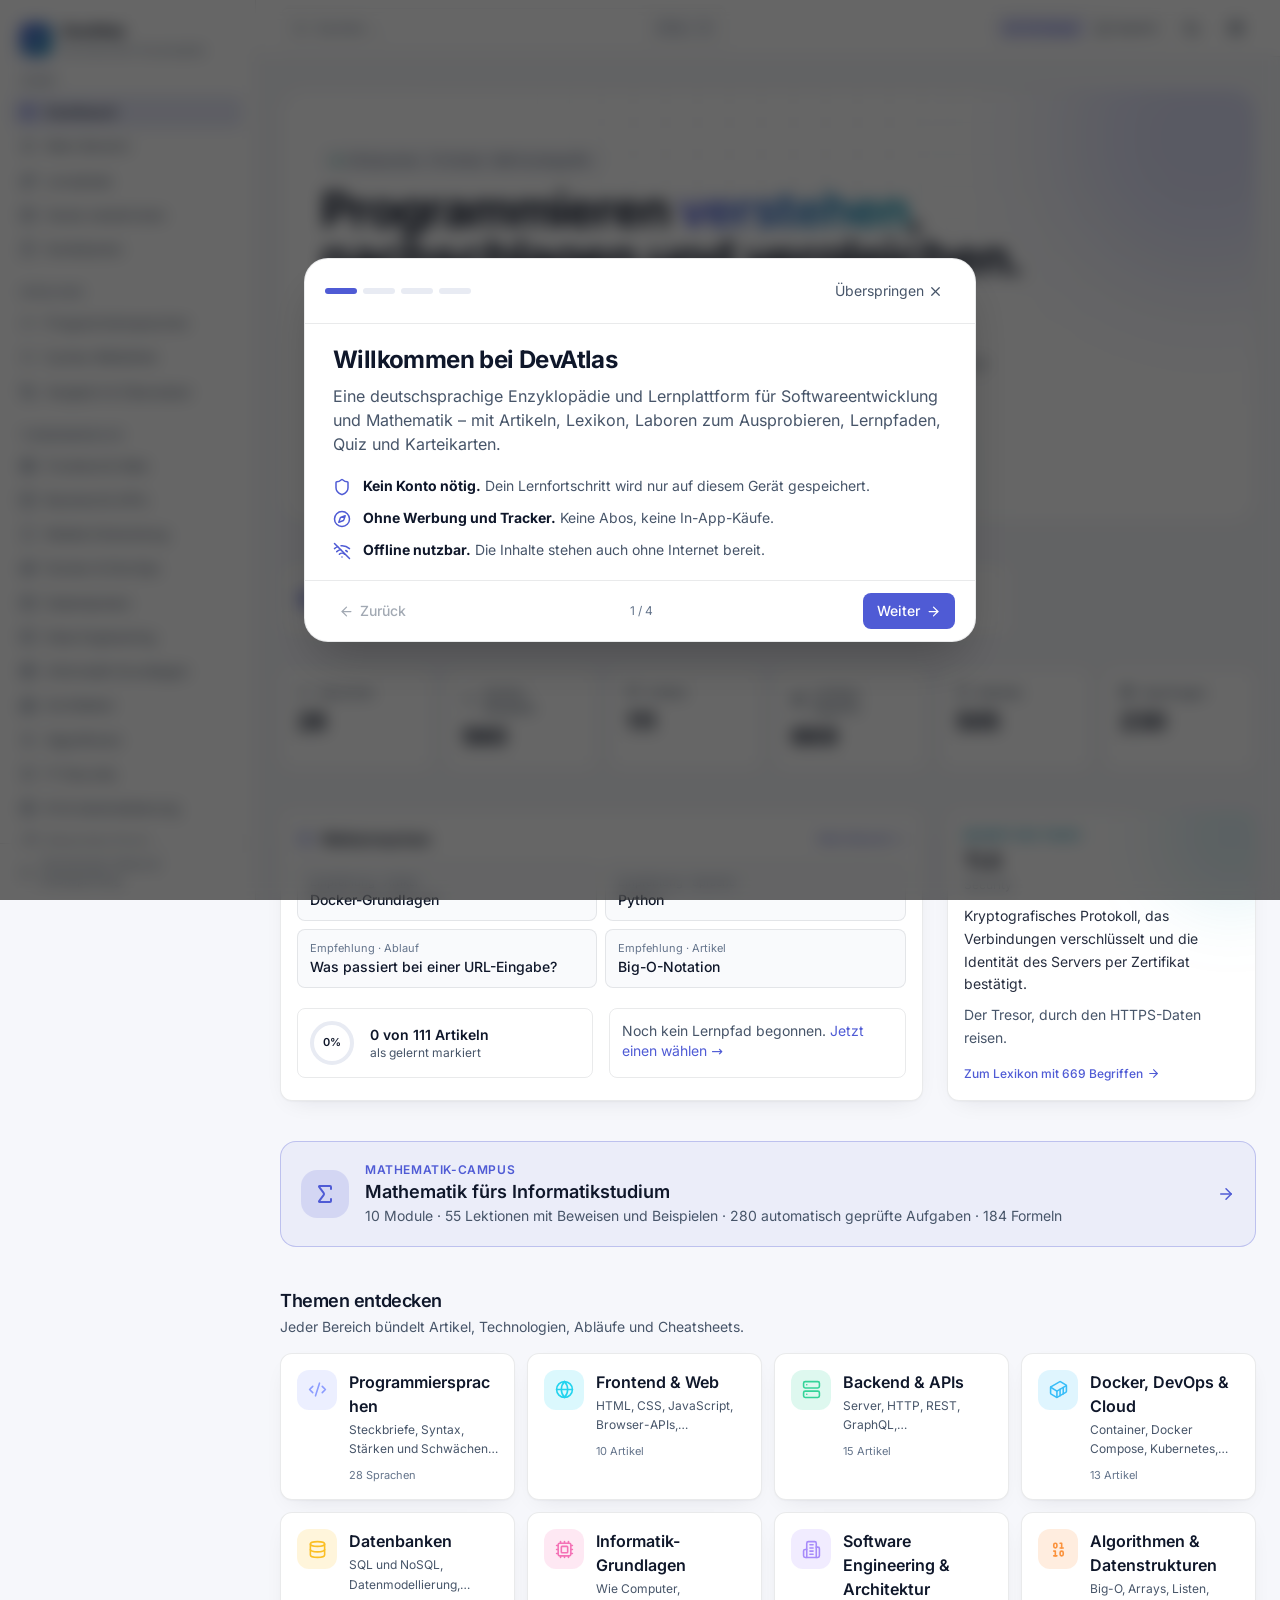
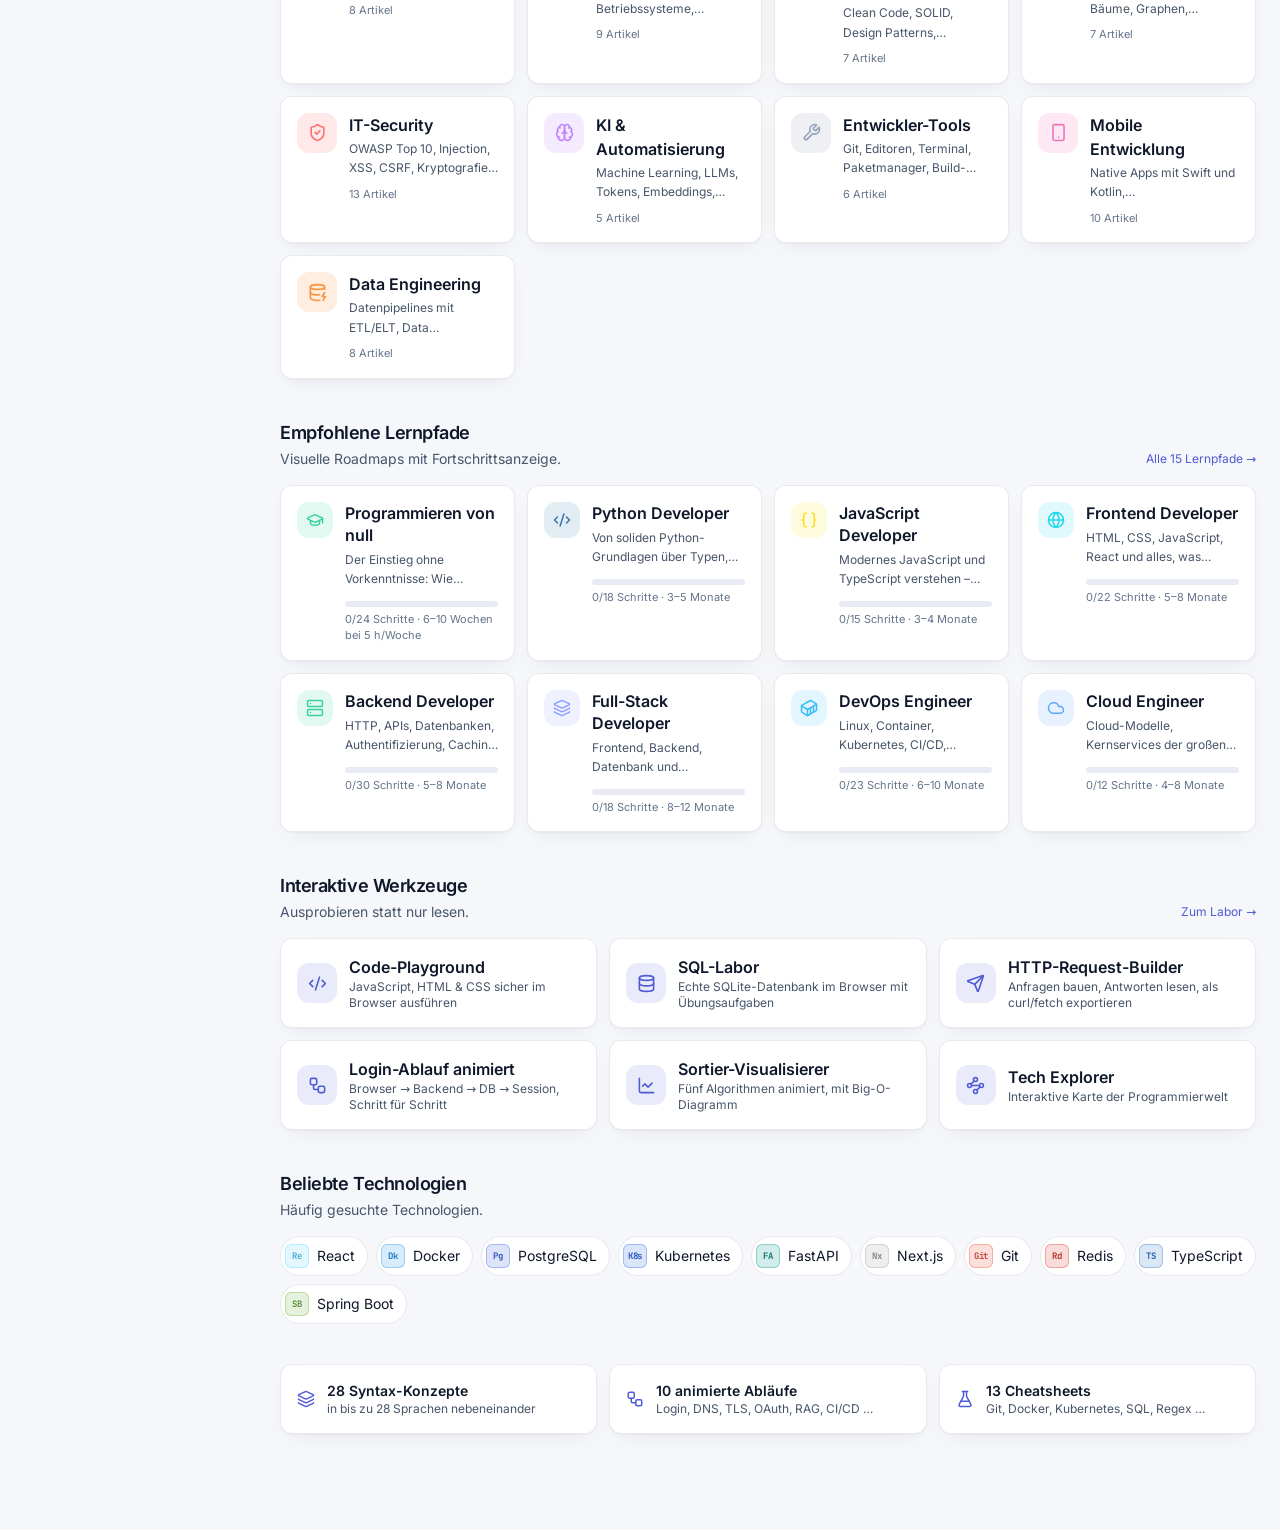
<file: index.html>
<!doctype html>
<html lang="de" class="dark">
  <head>
    <meta charset="UTF-8" />
    <meta http-equiv="Content-Security-Policy" content="default-src 'self'; script-src 'self' 'wasm-unsafe-eval'; style-src 'self' 'unsafe-inline'; img-src 'self' data: blob:; font-src 'self' data:; connect-src 'self' https: http://localhost:* http://127.0.0.1:*; worker-src 'self' blob:; frame-src 'self'; manifest-src 'self'; object-src 'none'; base-uri 'self'; form-action 'none'" />
    <meta name="viewport" content="width=device-width, initial-scale=1.0, viewport-fit=cover" />
    <meta name="description" content="DevAtlas – die interaktive deutschsprachige Programmier-Enzyklopädie: Sprachen, Syntax, Web, Mobile, DevOps, Datenbanken, Data Engineering, Architektur, Security und KI." />
    <meta name="theme-color" content="#090b11" media="(prefers-color-scheme: dark)" />
    <meta name="theme-color" content="#f6f7fb" media="(prefers-color-scheme: light)" />
    <meta name="color-scheme" content="dark light" />
    <meta name="referrer" content="no-referrer" />
    <meta name="mobile-web-app-capable" content="yes" />
    <meta name="apple-mobile-web-app-title" content="DevAtlas" />
    <meta name="apple-mobile-web-app-status-bar-style" content="black-translucent" />
    <link rel="icon" type="image/svg+xml" href="./favicon.svg" />
    <link rel="apple-touch-icon" href="./icons/apple-touch-icon.png" />
    <link rel="manifest" href="./manifest.webmanifest" />
    <title>DevAtlas – Programmier-Enzyklopädie</title>
    <script src="./theme-init.js"></script>
    <script type="module" crossorigin src="./assets/index-Doh9aiA9.js"></script>
    <link rel="modulepreload" crossorigin href="./assets/react-BfaOU4vi.js">
    <link rel="modulepreload" crossorigin href="./assets/capacitor-CiGIljSf.js">
    <link rel="modulepreload" crossorigin href="./assets/core-B5XOlJRJ.js">
    <link rel="stylesheet" crossorigin href="./assets/index-BgfaUwWn.css">
  </head>
  <body>
    <div id="root"></div>
    <noscript>DevAtlas benötigt JavaScript.</noscript>
  </body>
</html>
</file>
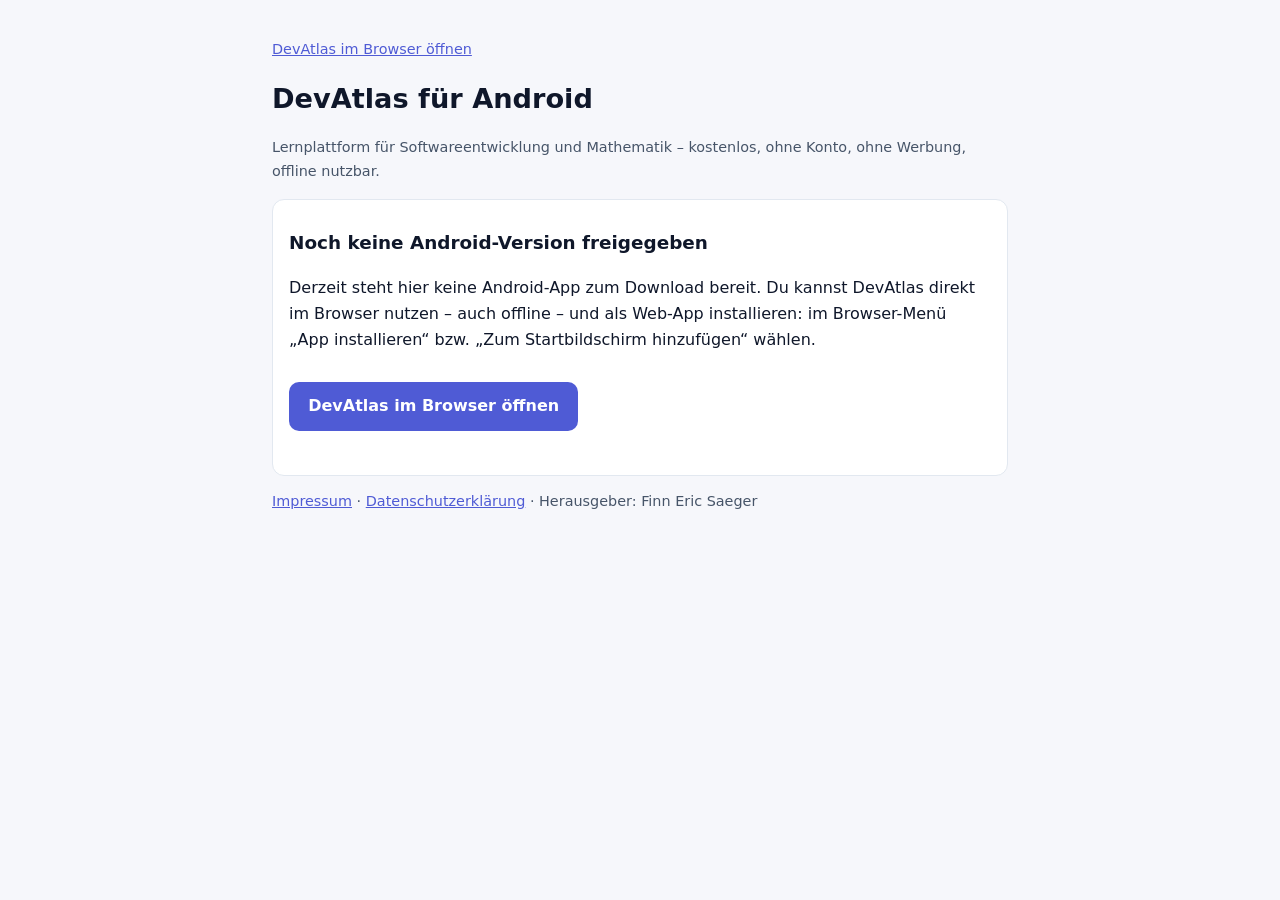
<file: download/index.html>
<!doctype html>
<html lang="de">
<head>
<meta charset="utf-8">
<meta name="viewport" content="width=device-width, initial-scale=1">
<title>DevAtlas für Android herunterladen</title>
<style>
:root{color-scheme:light dark;--fg:#0f172a;--muted:#475569;--bg:#f6f7fb;--card:#fff;--line:#e2e8f0;--accent:#4f5bd5;--accent-fg:#fff}
@media (prefers-color-scheme:dark){:root{--fg:#e7e9f0;--muted:#a3abbd;--bg:#090b11;--card:#11141d;--line:#1d2230;--accent:#8b95ff;--accent-fg:#0b0d14}}
body{margin:0;background:var(--bg);color:var(--fg);font:16px/1.65 system-ui,-apple-system,"Segoe UI",sans-serif}
main{max-width:46rem;margin:0 auto;padding:1.5rem 1rem 3rem}
h1{font-size:1.7rem;margin:.5rem 0 .25rem}h2{font-size:1.15rem;margin:1.5rem 0 .5rem}
section{background:var(--card);border:1px solid var(--line);border-radius:12px;padding:.25rem 1rem 1rem;margin-top:1rem}
.meta{color:var(--muted);font-size:.9rem}a{color:var(--accent)}
.button{display:inline-block;margin:.75rem 0;padding:.7rem 1.2rem;border-radius:10px;background:var(--accent);color:var(--accent-fg);font-weight:600;text-decoration:none}
code{font:13px/1.5 ui-monospace,Consolas,monospace;word-break:break-all;background:var(--bg);padding:.1rem .3rem;border-radius:4px}
ol,ul{padding-left:1.2rem}
</style>
</head>
<body>
<main>
<p class="meta"><a href="../">DevAtlas im Browser öffnen</a></p>
<h1>DevAtlas für Android</h1>
<p class="meta">Lernplattform für Softwareentwicklung und Mathematik – kostenlos, ohne Konto, ohne Werbung, offline nutzbar.</p>
<section>
<h2>Noch keine Android-Version freigegeben</h2>
<p>Derzeit steht hier keine Android-App zum Download bereit. Du kannst DevAtlas direkt im Browser nutzen – auch offline – und als Web-App installieren: im Browser-Menü „App installieren“ bzw. „Zum Startbildschirm hinzufügen“ wählen.</p>
<p><a class="button" href="../">DevAtlas im Browser öffnen</a></p>
</section>
<p class="meta"><a href="../rechtliches/impressum.html">Impressum</a> · <a href="../rechtliches/datenschutz.html">Datenschutzerklärung</a> · Herausgeber: Finn Eric Saeger</p>
</main>
</body>
</html>
</file>
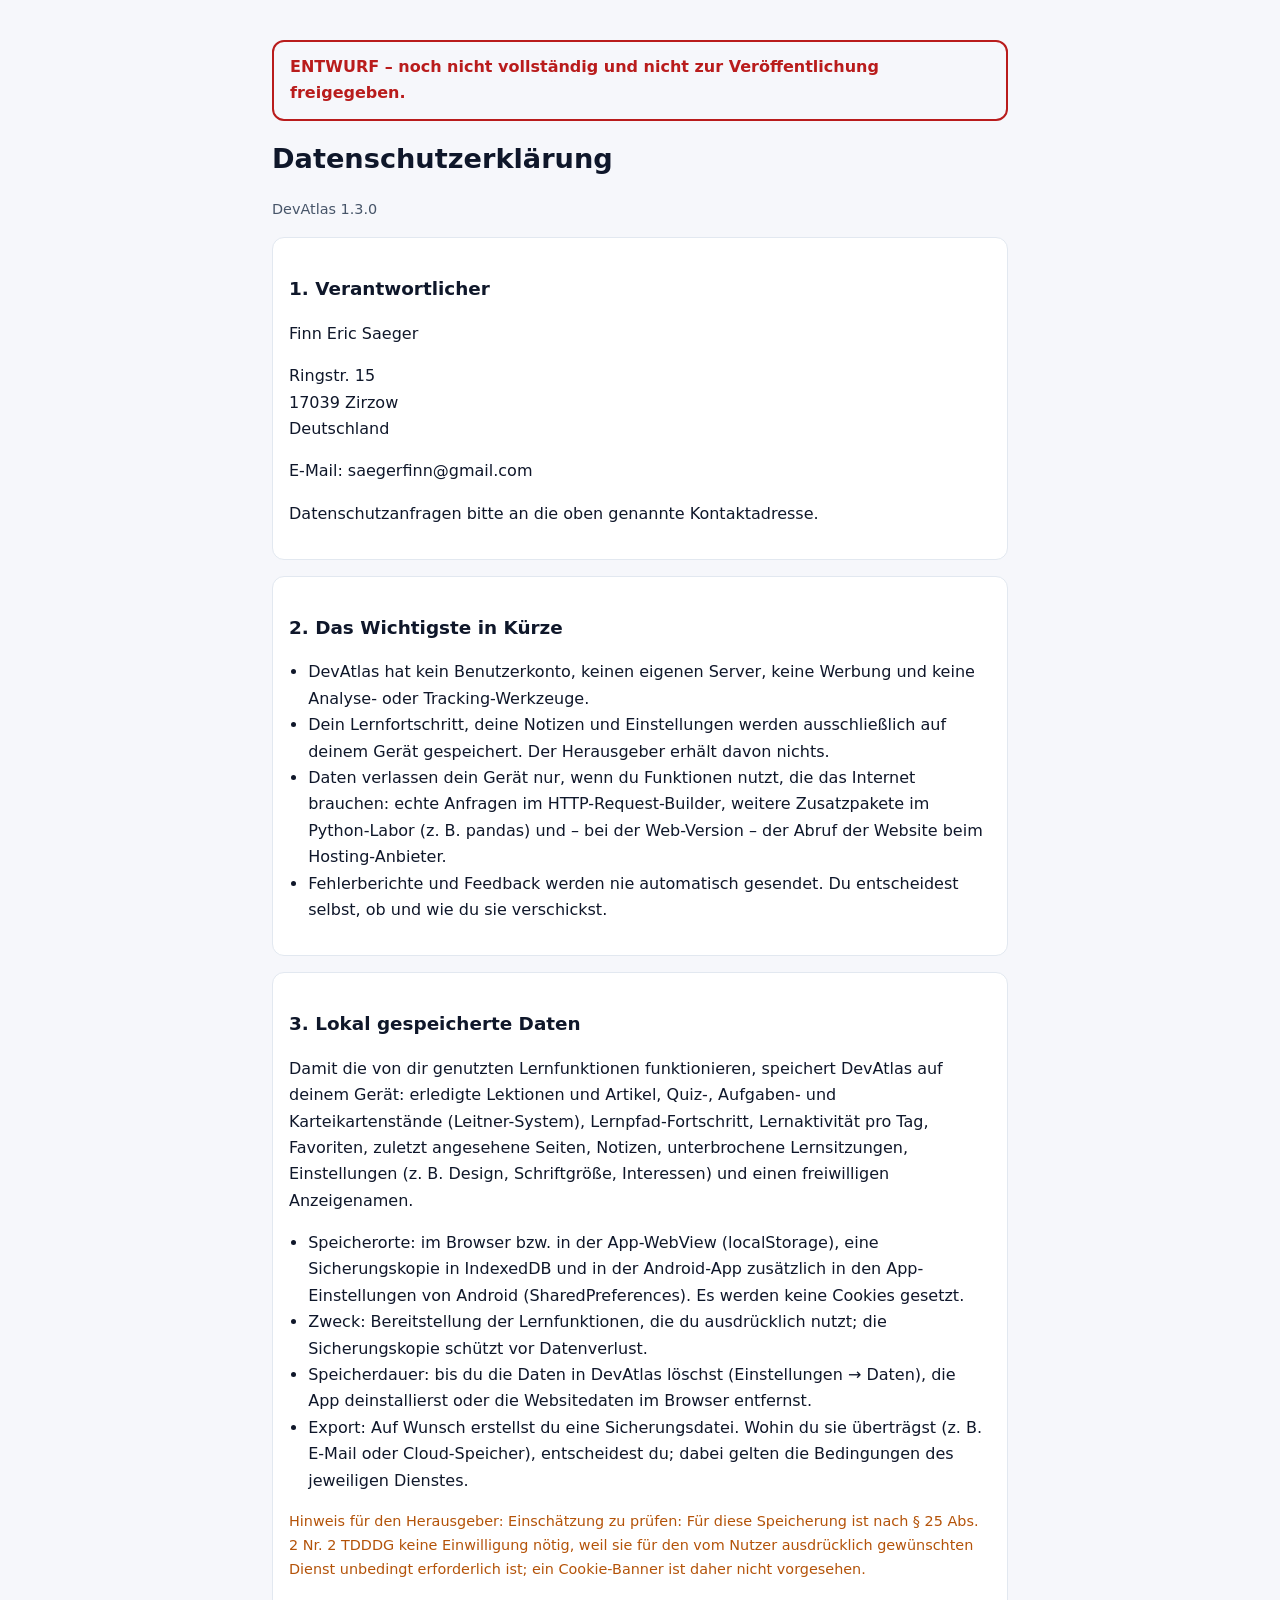
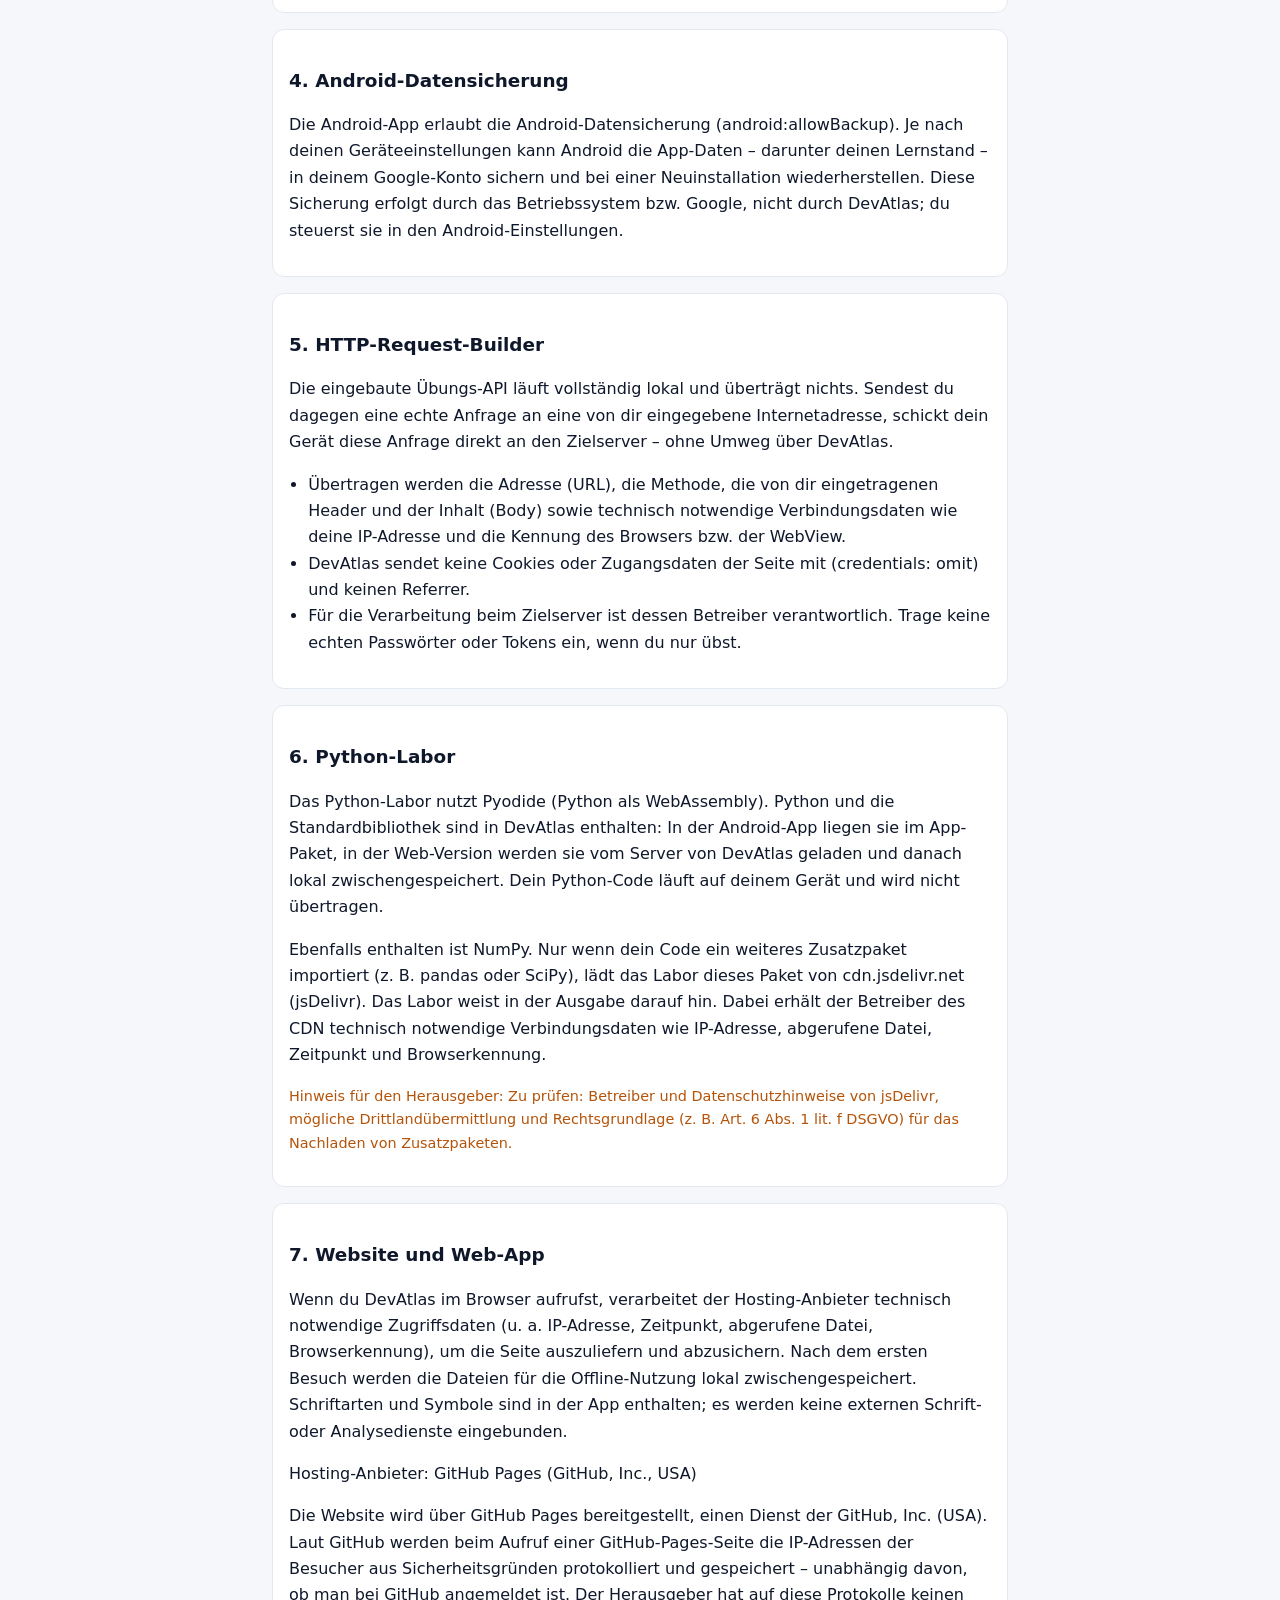
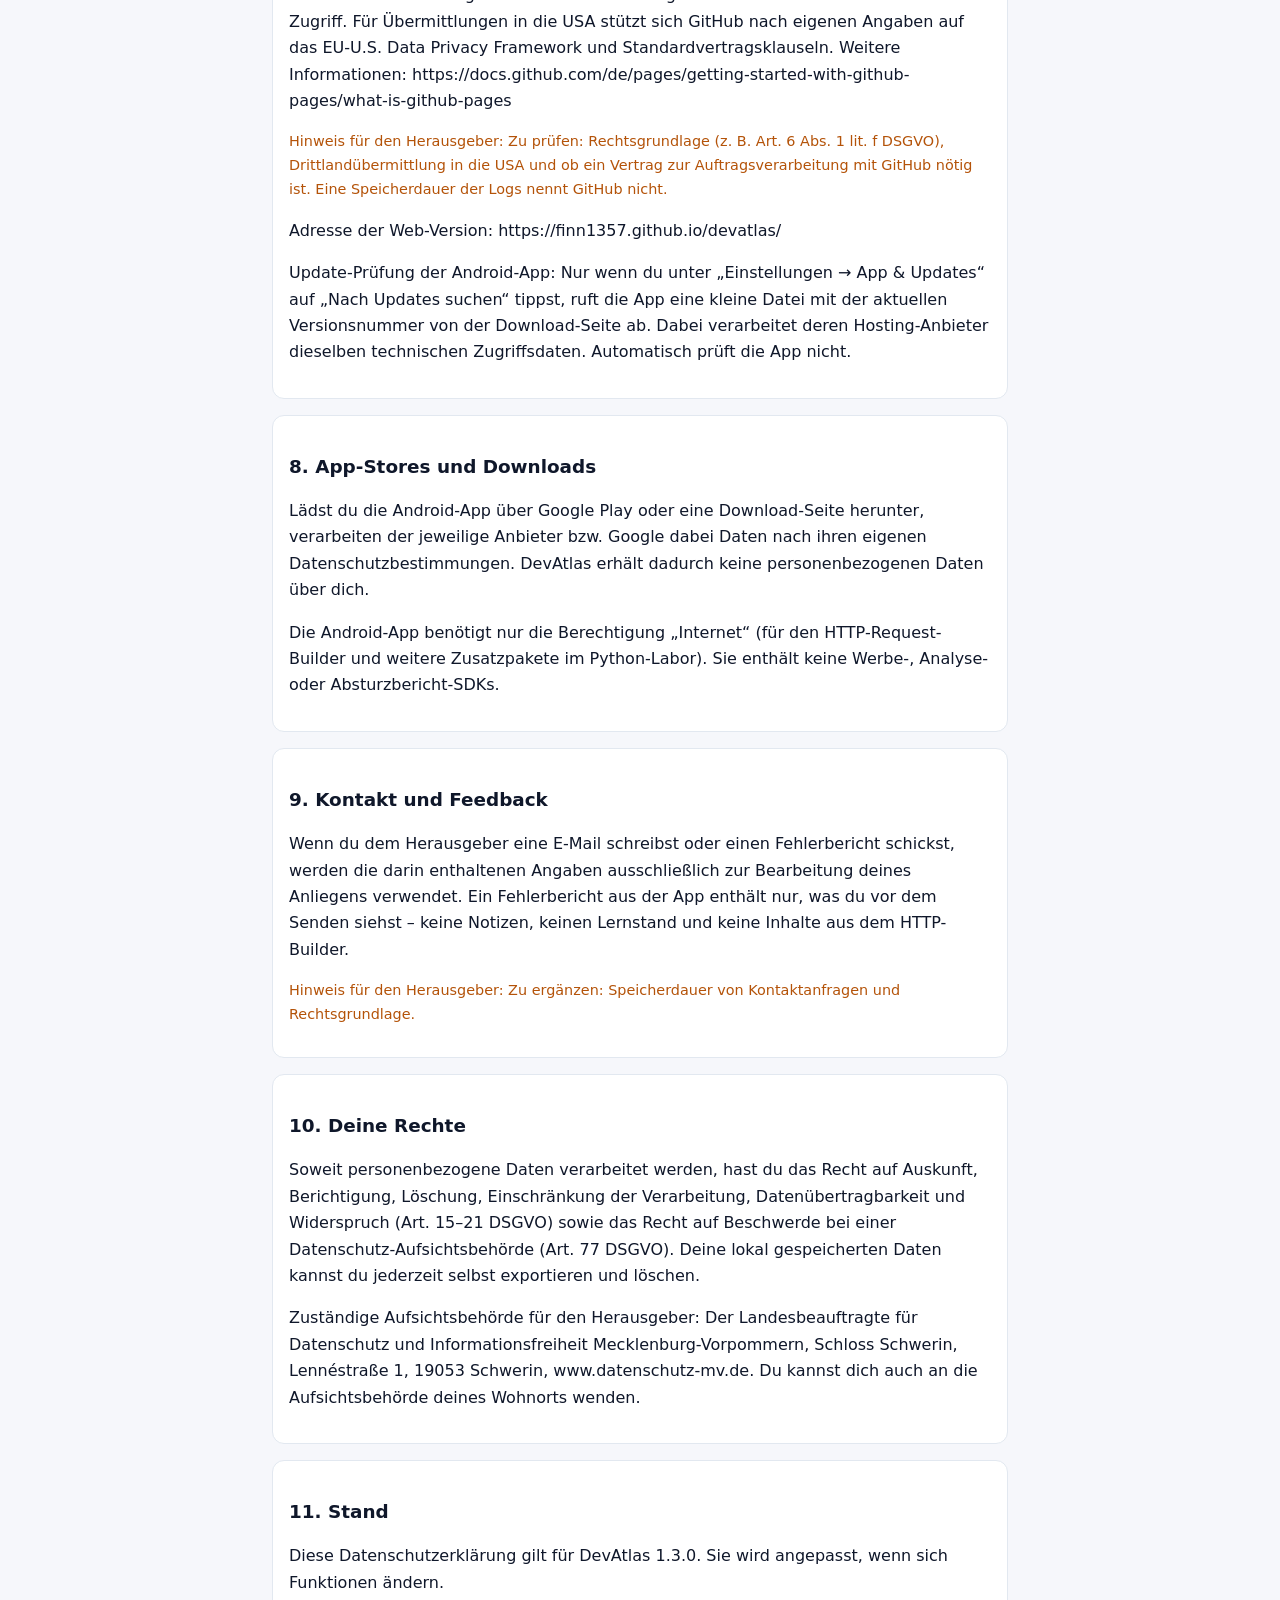
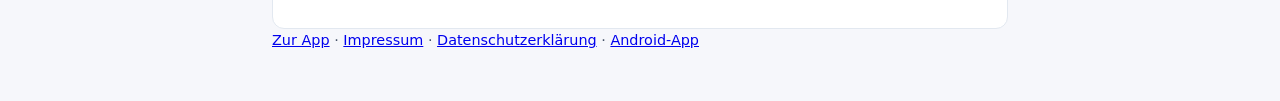
<file: rechtliches/datenschutz.html>
<!doctype html>
<html lang="de">
<head>
<meta charset="utf-8">
<meta name="viewport" content="width=device-width, initial-scale=1">
<meta name="robots" content="noindex">
<title>Datenschutzerklärung – DevAtlas</title>
<style>
:root{color-scheme:light dark;--fg:#0f172a;--muted:#475569;--bg:#f6f7fb;--card:#fff;--line:#e2e8f0;--warn:#b45309;--bad:#b91c1c}
@media (prefers-color-scheme:dark){:root{--fg:#e7e9f0;--muted:#a3abbd;--bg:#090b11;--card:#11141d;--line:#1d2230;--warn:#fbbf24;--bad:#f87171}}
body{margin:0;background:var(--bg);color:var(--fg);font:16px/1.65 system-ui,-apple-system,"Segoe UI",sans-serif}
main{max-width:46rem;margin:0 auto;padding:1.5rem 1rem 3rem}
h1{font-size:1.7rem;margin:.5rem 0 1rem}h2{font-size:1.15rem;margin:2rem 0 .5rem}
section{background:var(--card);border:1px solid var(--line);border-radius:12px;padding:.25rem 1rem 1rem;margin-top:1rem}
p,li{color:var(--fg)}ul{padding-left:1.2rem}.meta{color:var(--muted);font-size:.9rem}
.missing{color:var(--bad);font-weight:600}.todo{color:var(--warn);font-size:.9rem}
.draft{border:2px solid var(--bad);border-radius:12px;padding:.75rem 1rem;color:var(--bad);font-weight:600}
</style>
</head>
<body>
<main>
<p class="draft">ENTWURF – noch nicht vollständig und nicht zur Veröffentlichung freigegeben.</p>
<h1>Datenschutzerklärung</h1>
<p class="meta">DevAtlas 1.3.0</p>
<section id="verantwortlich"><h2>1. Verantwortlicher</h2>
<p>Finn Eric Saeger</p>
<p>Ringstr. 15<br>17039 Zirzow<br>Deutschland</p>
<p>E-Mail: saegerfinn@gmail.com</p>
<p>Datenschutzanfragen bitte an die oben genannte Kontaktadresse.</p></section>
<section id="ueberblick"><h2>2. Das Wichtigste in Kürze</h2>
<ul><li>DevAtlas hat kein Benutzerkonto, keinen eigenen Server, keine Werbung und keine Analyse- oder Tracking-Werkzeuge.</li><li>Dein Lernfortschritt, deine Notizen und Einstellungen werden ausschließlich auf deinem Gerät gespeichert. Der Herausgeber erhält davon nichts.</li><li>Daten verlassen dein Gerät nur, wenn du Funktionen nutzt, die das Internet brauchen: echte Anfragen im HTTP-Request-Builder, weitere Zusatzpakete im Python-Labor (z. B. pandas) und – bei der Web-Version – der Abruf der Website beim Hosting-Anbieter.</li><li>Fehlerberichte und Feedback werden nie automatisch gesendet. Du entscheidest selbst, ob und wie du sie verschickst.</li></ul></section>
<section id="lokal"><h2>3. Lokal gespeicherte Daten</h2>
<p>Damit die von dir genutzten Lernfunktionen funktionieren, speichert DevAtlas auf deinem Gerät: erledigte Lektionen und Artikel, Quiz-, Aufgaben- und Karteikartenstände (Leitner-System), Lernpfad-Fortschritt, Lernaktivität pro Tag, Favoriten, zuletzt angesehene Seiten, Notizen, unterbrochene Lernsitzungen, Einstellungen (z. B. Design, Schriftgröße, Interessen) und einen freiwilligen Anzeigenamen.</p>
<ul><li>Speicherorte: im Browser bzw. in der App-WebView (localStorage), eine Sicherungskopie in IndexedDB und in der Android-App zusätzlich in den App-Einstellungen von Android (SharedPreferences). Es werden keine Cookies gesetzt.</li><li>Zweck: Bereitstellung der Lernfunktionen, die du ausdrücklich nutzt; die Sicherungskopie schützt vor Datenverlust.</li><li>Speicherdauer: bis du die Daten in DevAtlas löschst (Einstellungen → Daten), die App deinstallierst oder die Websitedaten im Browser entfernst.</li><li>Export: Auf Wunsch erstellst du eine Sicherungsdatei. Wohin du sie überträgst (z. B. E-Mail oder Cloud-Speicher), entscheidest du; dabei gelten die Bedingungen des jeweiligen Dienstes.</li></ul>
<p class="todo">Hinweis für den Herausgeber: Einschätzung zu prüfen: Für diese Speicherung ist nach § 25 Abs. 2 Nr. 2 TDDDG keine Einwilligung nötig, weil sie für den vom Nutzer ausdrücklich gewünschten Dienst unbedingt erforderlich ist; ein Cookie-Banner ist daher nicht vorgesehen.</p></section>
<section id="android-backup"><h2>4. Android-Datensicherung</h2>
<p>Die Android-App erlaubt die Android-Datensicherung (android:allowBackup). Je nach deinen Geräteeinstellungen kann Android die App-Daten – darunter deinen Lernstand – in deinem Google-Konto sichern und bei einer Neuinstallation wiederherstellen. Diese Sicherung erfolgt durch das Betriebssystem bzw. Google, nicht durch DevAtlas; du steuerst sie in den Android-Einstellungen.</p></section>
<section id="http"><h2>5. HTTP-Request-Builder</h2>
<p>Die eingebaute Übungs-API läuft vollständig lokal und überträgt nichts. Sendest du dagegen eine echte Anfrage an eine von dir eingegebene Internetadresse, schickt dein Gerät diese Anfrage direkt an den Zielserver – ohne Umweg über DevAtlas.</p>
<ul><li>Übertragen werden die Adresse (URL), die Methode, die von dir eingetragenen Header und der Inhalt (Body) sowie technisch notwendige Verbindungsdaten wie deine IP-Adresse und die Kennung des Browsers bzw. der WebView.</li><li>DevAtlas sendet keine Cookies oder Zugangsdaten der Seite mit (credentials: omit) und keinen Referrer.</li><li>Für die Verarbeitung beim Zielserver ist dessen Betreiber verantwortlich. Trage keine echten Passwörter oder Tokens ein, wenn du nur übst.</li></ul></section>
<section id="python"><h2>6. Python-Labor</h2>
<p>Das Python-Labor nutzt Pyodide (Python als WebAssembly). Python und die Standardbibliothek sind in DevAtlas enthalten: In der Android-App liegen sie im App-Paket, in der Web-Version werden sie vom Server von DevAtlas geladen und danach lokal zwischengespeichert. Dein Python-Code läuft auf deinem Gerät und wird nicht übertragen.</p>
<p>Ebenfalls enthalten ist NumPy. Nur wenn dein Code ein weiteres Zusatzpaket importiert (z. B. pandas oder SciPy), lädt das Labor dieses Paket von cdn.jsdelivr.net (jsDelivr). Das Labor weist in der Ausgabe darauf hin. Dabei erhält der Betreiber des CDN technisch notwendige Verbindungsdaten wie IP-Adresse, abgerufene Datei, Zeitpunkt und Browserkennung.</p>
<p class="todo">Hinweis für den Herausgeber: Zu prüfen: Betreiber und Datenschutzhinweise von jsDelivr, mögliche Drittlandübermittlung und Rechtsgrundlage (z. B. Art. 6 Abs. 1 lit. f DSGVO) für das Nachladen von Zusatzpaketen.</p></section>
<section id="hosting"><h2>7. Website und Web-App</h2>
<p>Wenn du DevAtlas im Browser aufrufst, verarbeitet der Hosting-Anbieter technisch notwendige Zugriffsdaten (u. a. IP-Adresse, Zeitpunkt, abgerufene Datei, Browserkennung), um die Seite auszuliefern und abzusichern. Nach dem ersten Besuch werden die Dateien für die Offline-Nutzung lokal zwischengespeichert. Schriftarten und Symbole sind in der App enthalten; es werden keine externen Schrift- oder Analysedienste eingebunden.</p>
<p>Hosting-Anbieter: GitHub Pages (GitHub, Inc., USA)</p>
<p>Die Website wird über GitHub Pages bereitgestellt, einen Dienst der GitHub, Inc. (USA). Laut GitHub werden beim Aufruf einer GitHub-Pages-Seite die IP-Adressen der Besucher aus Sicherheitsgründen protokolliert und gespeichert – unabhängig davon, ob man bei GitHub angemeldet ist. Der Herausgeber hat auf diese Protokolle keinen Zugriff. Für Übermittlungen in die USA stützt sich GitHub nach eigenen Angaben auf das EU-U.S. Data Privacy Framework und Standardvertragsklauseln. Weitere Informationen: https://docs.github.com/de/pages/getting-started-with-github-pages/what-is-github-pages</p>
<p class="todo">Hinweis für den Herausgeber: Zu prüfen: Rechtsgrundlage (z. B. Art. 6 Abs. 1 lit. f DSGVO), Drittlandübermittlung in die USA und ob ein Vertrag zur Auftragsverarbeitung mit GitHub nötig ist. Eine Speicherdauer der Logs nennt GitHub nicht.</p>
<p>Adresse der Web-Version: https://finn1357.github.io/devatlas/</p>
<p>Update-Prüfung der Android-App: Nur wenn du unter „Einstellungen → App &amp; Updates“ auf „Nach Updates suchen“ tippst, ruft die App eine kleine Datei mit der aktuellen Versionsnummer von der Download-Seite ab. Dabei verarbeitet deren Hosting-Anbieter dieselben technischen Zugriffsdaten. Automatisch prüft die App nicht.</p></section>
<section id="store"><h2>8. App-Stores und Downloads</h2>
<p>Lädst du die Android-App über Google Play oder eine Download-Seite herunter, verarbeiten der jeweilige Anbieter bzw. Google dabei Daten nach ihren eigenen Datenschutzbestimmungen. DevAtlas erhält dadurch keine personenbezogenen Daten über dich.</p>
<p>Die Android-App benötigt nur die Berechtigung „Internet“ (für den HTTP-Request-Builder und weitere Zusatzpakete im Python-Labor). Sie enthält keine Werbe-, Analyse- oder Absturzbericht-SDKs.</p></section>
<section id="kontakt"><h2>9. Kontakt und Feedback</h2>
<p>Wenn du dem Herausgeber eine E-Mail schreibst oder einen Fehlerbericht schickst, werden die darin enthaltenen Angaben ausschließlich zur Bearbeitung deines Anliegens verwendet. Ein Fehlerbericht aus der App enthält nur, was du vor dem Senden siehst – keine Notizen, keinen Lernstand und keine Inhalte aus dem HTTP-Builder.</p>
<p class="todo">Hinweis für den Herausgeber: Zu ergänzen: Speicherdauer von Kontaktanfragen und Rechtsgrundlage.</p></section>
<section id="rechte"><h2>10. Deine Rechte</h2>
<p>Soweit personenbezogene Daten verarbeitet werden, hast du das Recht auf Auskunft, Berichtigung, Löschung, Einschränkung der Verarbeitung, Datenübertragbarkeit und Widerspruch (Art. 15–21 DSGVO) sowie das Recht auf Beschwerde bei einer Datenschutz-Aufsichtsbehörde (Art. 77 DSGVO). Deine lokal gespeicherten Daten kannst du jederzeit selbst exportieren und löschen.</p>
<p>Zuständige Aufsichtsbehörde für den Herausgeber: Der Landesbeauftragte für Datenschutz und Informationsfreiheit Mecklenburg-Vorpommern, Schloss Schwerin, Lennéstraße 1, 19053 Schwerin, www.datenschutz-mv.de. Du kannst dich auch an die Aufsichtsbehörde deines Wohnorts wenden.</p></section>
<section id="stand"><h2>11. Stand</h2>
<p>Diese Datenschutzerklärung gilt für DevAtlas 1.3.0. Sie wird angepasst, wenn sich Funktionen ändern.</p></section>
<nav class="meta" aria-label="Weitere Seiten"><a href="../">Zur App</a> · <a href="impressum.html">Impressum</a> · <a href="datenschutz.html">Datenschutzerklärung</a> · <a href="../download/">Android-App</a></nav>
</main>
</body>
</html>
</file>
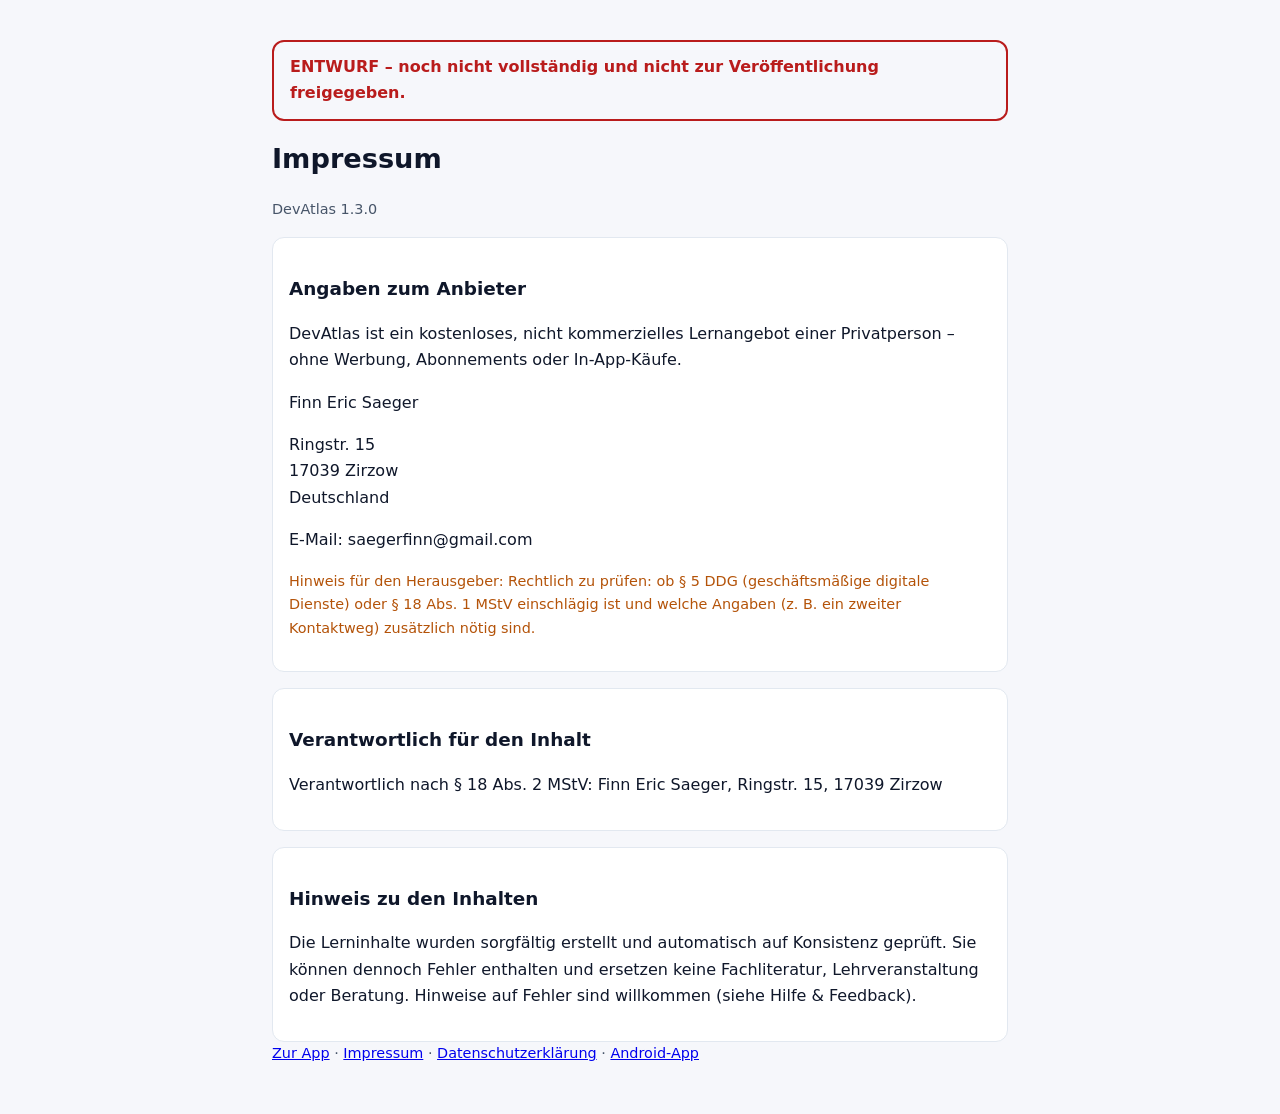
<file: rechtliches/impressum.html>
<!doctype html>
<html lang="de">
<head>
<meta charset="utf-8">
<meta name="viewport" content="width=device-width, initial-scale=1">
<meta name="robots" content="noindex">
<title>Impressum – DevAtlas</title>
<style>
:root{color-scheme:light dark;--fg:#0f172a;--muted:#475569;--bg:#f6f7fb;--card:#fff;--line:#e2e8f0;--warn:#b45309;--bad:#b91c1c}
@media (prefers-color-scheme:dark){:root{--fg:#e7e9f0;--muted:#a3abbd;--bg:#090b11;--card:#11141d;--line:#1d2230;--warn:#fbbf24;--bad:#f87171}}
body{margin:0;background:var(--bg);color:var(--fg);font:16px/1.65 system-ui,-apple-system,"Segoe UI",sans-serif}
main{max-width:46rem;margin:0 auto;padding:1.5rem 1rem 3rem}
h1{font-size:1.7rem;margin:.5rem 0 1rem}h2{font-size:1.15rem;margin:2rem 0 .5rem}
section{background:var(--card);border:1px solid var(--line);border-radius:12px;padding:.25rem 1rem 1rem;margin-top:1rem}
p,li{color:var(--fg)}ul{padding-left:1.2rem}.meta{color:var(--muted);font-size:.9rem}
.missing{color:var(--bad);font-weight:600}.todo{color:var(--warn);font-size:.9rem}
.draft{border:2px solid var(--bad);border-radius:12px;padding:.75rem 1rem;color:var(--bad);font-weight:600}
</style>
</head>
<body>
<main>
<p class="draft">ENTWURF – noch nicht vollständig und nicht zur Veröffentlichung freigegeben.</p>
<h1>Impressum</h1>
<p class="meta">DevAtlas 1.3.0</p>
<section id="anbieter"><h2>Angaben zum Anbieter</h2>
<p>DevAtlas ist ein kostenloses, nicht kommerzielles Lernangebot einer Privatperson – ohne Werbung, Abonnements oder In-App-Käufe.</p>
<p>Finn Eric Saeger</p>
<p>Ringstr. 15<br>17039 Zirzow<br>Deutschland</p>
<p>E-Mail: saegerfinn@gmail.com</p>
<p class="todo">Hinweis für den Herausgeber: Rechtlich zu prüfen: ob § 5 DDG (geschäftsmäßige digitale Dienste) oder § 18 Abs. 1 MStV einschlägig ist und welche Angaben (z. B. ein zweiter Kontaktweg) zusätzlich nötig sind.</p></section>
<section id="redaktion"><h2>Verantwortlich für den Inhalt</h2>
<p>Verantwortlich nach § 18 Abs. 2 MStV: Finn Eric Saeger, Ringstr. 15, 17039 Zirzow</p></section>
<section id="haftung"><h2>Hinweis zu den Inhalten</h2>
<p>Die Lerninhalte wurden sorgfältig erstellt und automatisch auf Konsistenz geprüft. Sie können dennoch Fehler enthalten und ersetzen keine Fachliteratur, Lehrveranstaltung oder Beratung. Hinweise auf Fehler sind willkommen (siehe Hilfe &amp; Feedback).</p></section>
<nav class="meta" aria-label="Weitere Seiten"><a href="../">Zur App</a> · <a href="impressum.html">Impressum</a> · <a href="datenschutz.html">Datenschutzerklärung</a> · <a href="../download/">Android-App</a></nav>
</main>
</body>
</html>
</file>
<file: assets/index-BgfaUwWn.css>
@font-face{font-family:Inter Variable;font-style:normal;font-display:swap;font-weight:100 900;src:url(./inter-cyrillic-ext-wght-normal-B2xhLi22.woff2) format("woff2-variations");unicode-range:U+0460-052F,U+1C80-1C8A,U+20B4,U+2DE0-2DFF,U+A640-A69F,U+FE2E-FE2F}@font-face{font-family:Inter Variable;font-style:normal;font-display:swap;font-weight:100 900;src:url(./inter-cyrillic-wght-normal-CMZtQduZ.woff2) format("woff2-variations");unicode-range:U+0301,U+0400-045F,U+0490-0491,U+04B0-04B1,U+2116}@font-face{font-family:Inter Variable;font-style:normal;font-display:swap;font-weight:100 900;src:url(./inter-greek-ext-wght-normal-CGAr0uHJ.woff2) format("woff2-variations");unicode-range:U+1F00-1FFF}@font-face{font-family:Inter Variable;font-style:normal;font-display:swap;font-weight:100 900;src:url(./inter-greek-wght-normal-CaVNZxsx.woff2) format("woff2-variations");unicode-range:U+0370-0377,U+037A-037F,U+0384-038A,U+038C,U+038E-03A1,U+03A3-03FF}@font-face{font-family:Inter Variable;font-style:normal;font-display:swap;font-weight:100 900;src:url(./inter-vietnamese-wght-normal-CBcvBZtf.woff2) format("woff2-variations");unicode-range:U+0102-0103,U+0110-0111,U+0128-0129,U+0168-0169,U+01A0-01A1,U+01AF-01B0,U+0300-0301,U+0303-0304,U+0308-0309,U+0323,U+0329,U+1EA0-1EF9,U+20AB}@font-face{font-family:Inter Variable;font-style:normal;font-display:swap;font-weight:100 900;src:url(./inter-latin-ext-wght-normal-CFHvXkgd.woff2) format("woff2-variations");unicode-range:U+0100-02BA,U+02BD-02C5,U+02C7-02CC,U+02CE-02D7,U+02DD-02FF,U+0304,U+0308,U+0329,U+1D00-1DBF,U+1E00-1E9F,U+1EF2-1EFF,U+2020,U+20A0-20AB,U+20AD-20C0,U+2113,U+2C60-2C7F,U+A720-A7FF}@font-face{font-family:Inter Variable;font-style:normal;font-display:swap;font-weight:100 900;src:url(./inter-latin-wght-normal-C2S99t-D.woff2) format("woff2-variations");unicode-range:U+0000-00FF,U+0131,U+0152-0153,U+02BB-02BC,U+02C6,U+02DA,U+02DC,U+0304,U+0308,U+0329,U+2000-206F,U+20AC,U+2122,U+2191,U+2193,U+2212,U+2215,U+FEFF,U+FFFD}@font-face{font-family:JetBrains Mono Variable;font-style:normal;font-display:swap;font-weight:100 800;src:url([data-uri]) format("woff2-variations");unicode-range:U+0460-052F,U+1C80-1C8A,U+20B4,U+2DE0-2DFF,U+A640-A69F,U+FE2E-FE2F}@font-face{font-family:JetBrains Mono Variable;font-style:normal;font-display:swap;font-weight:100 800;src:url(./jetbrains-mono-cyrillic-wght-normal-D73BlboJ.woff2) format("woff2-variations");unicode-range:U+0301,U+0400-045F,U+0490-0491,U+04B0-04B1,U+2116}@font-face{font-family:JetBrains Mono Variable;font-style:normal;font-display:swap;font-weight:100 800;src:url(./jetbrains-mono-greek-wght-normal-Bw9x6K1M.woff2) format("woff2-variations");unicode-range:U+0370-0377,U+037A-037F,U+0384-038A,U+038C,U+038E-03A1,U+03A3-03FF}@font-face{font-family:JetBrains Mono Variable;font-style:normal;font-display:swap;font-weight:100 800;src:url(./jetbrains-mono-vietnamese-wght-normal-Bt-aOZkq.woff2) format("woff2-variations");unicode-range:U+0102-0103,U+0110-0111,U+0128-0129,U+0168-0169,U+01A0-01A1,U+01AF-01B0,U+0300-0301,U+0303-0304,U+0308-0309,U+0323,U+0329,U+1EA0-1EF9,U+20AB}@font-face{font-family:JetBrains Mono Variable;font-style:normal;font-display:swap;font-weight:100 800;src:url(./jetbrains-mono-latin-ext-wght-normal-DBQx-q_a.woff2) format("woff2-variations");unicode-range:U+0100-02BA,U+02BD-02C5,U+02C7-02CC,U+02CE-02D7,U+02DD-02FF,U+0304,U+0308,U+0329,U+1D00-1DBF,U+1E00-1E9F,U+1EF2-1EFF,U+2020,U+20A0-20AB,U+20AD-20C0,U+2113,U+2C60-2C7F,U+A720-A7FF}@font-face{font-family:JetBrains Mono Variable;font-style:normal;font-display:swap;font-weight:100 800;src:url(./jetbrains-mono-latin-wght-normal-B9CIFXIH.woff2) format("woff2-variations");unicode-range:U+0000-00FF,U+0131,U+0152-0153,U+02BB-02BC,U+02C6,U+02DA,U+02DC,U+0304,U+0308,U+0329,U+2000-206F,U+20AC,U+2122,U+2191,U+2193,U+2212,U+2215,U+FEFF,U+FFFD}/*! tailwindcss v4.1.8 | MIT License | https://tailwindcss.com */@layer properties{@supports (((-webkit-hyphens:none)) and (not (margin-trim:inline))) or ((-moz-orient:inline) and (not (color:rgb(from red r g b)))){*,:before,:after,::backdrop{--tw-border-spacing-x:0;--tw-border-spacing-y:0;--tw-translate-x:0;--tw-translate-y:0;--tw-translate-z:0;--tw-rotate-x:initial;--tw-rotate-y:initial;--tw-rotate-z:initial;--tw-skew-x:initial;--tw-skew-y:initial;--tw-space-y-reverse:0;--tw-divide-y-reverse:0;--tw-border-style:solid;--tw-gradient-position:initial;--tw-gradient-from:#0000;--tw-gradient-via:#0000;--tw-gradient-to:#0000;--tw-gradient-stops:initial;--tw-gradient-via-stops:initial;--tw-gradient-from-position:0%;--tw-gradient-via-position:50%;--tw-gradient-to-position:100%;--tw-leading:initial;--tw-font-weight:initial;--tw-tracking:initial;--tw-shadow:0 0 #0000;--tw-shadow-color:initial;--tw-shadow-alpha:100%;--tw-inset-shadow:0 0 #0000;--tw-inset-shadow-color:initial;--tw-inset-shadow-alpha:100%;--tw-ring-color:initial;--tw-ring-shadow:0 0 #0000;--tw-inset-ring-color:initial;--tw-inset-ring-shadow:0 0 #0000;--tw-ring-inset:initial;--tw-ring-offset-width:0px;--tw-ring-offset-color:#fff;--tw-ring-offset-shadow:0 0 #0000;--tw-outline-style:solid;--tw-blur:initial;--tw-brightness:initial;--tw-contrast:initial;--tw-grayscale:initial;--tw-hue-rotate:initial;--tw-invert:initial;--tw-opacity:initial;--tw-saturate:initial;--tw-sepia:initial;--tw-drop-shadow:initial;--tw-drop-shadow-color:initial;--tw-drop-shadow-alpha:100%;--tw-drop-shadow-size:initial;--tw-backdrop-blur:initial;--tw-backdrop-brightness:initial;--tw-backdrop-contrast:initial;--tw-backdrop-grayscale:initial;--tw-backdrop-hue-rotate:initial;--tw-backdrop-invert:initial;--tw-backdrop-opacity:initial;--tw-backdrop-saturate:initial;--tw-backdrop-sepia:initial;--tw-duration:initial}}}@layer theme{:root,:host{--font-sans:"Inter Variable",ui-sans-serif,system-ui,-apple-system,"Segoe UI",sans-serif;--font-mono:"JetBrains Mono Variable",ui-monospace,"Cascadia Code",Consolas,monospace;--color-indigo-500:oklch(58.5% .233 277.117);--color-indigo-600:oklch(51.1% .262 276.966);--color-slate-200:oklch(92.9% .013 255.508);--color-slate-300:oklch(86.9% .022 252.894);--color-slate-600:oklch(44.6% .043 257.281);--color-slate-700:oklch(37.2% .044 257.287);--color-black:#000;--color-white:#fff;--spacing:.25rem;--container-xs:20rem;--container-sm:24rem;--container-md:28rem;--container-lg:32rem;--container-xl:36rem;--container-2xl:42rem;--container-3xl:48rem;--container-4xl:56rem;--text-xs:.75rem;--text-xs--line-height:calc(1/.75);--text-sm:.875rem;--text-sm--line-height:calc(1.25/.875);--text-base:1rem;--text-base--line-height: 1.5 ;--text-lg:1.125rem;--text-lg--line-height:calc(1.75/1.125);--text-xl:1.25rem;--text-xl--line-height:calc(1.75/1.25);--text-2xl:1.5rem;--text-2xl--line-height:calc(2/1.5);--text-3xl:1.875rem;--text-3xl--line-height: 1.2 ;--text-4xl:2.25rem;--text-4xl--line-height:calc(2.5/2.25);--text-5xl:3rem;--text-5xl--line-height:1;--text-6xl:3.75rem;--text-6xl--line-height:1;--font-weight-normal:400;--font-weight-medium:500;--font-weight-semibold:600;--font-weight-bold:700;--tracking-tight:-.025em;--tracking-normal:0em;--tracking-wide:.025em;--tracking-wider:.05em;--leading-tight:1.25;--leading-snug:1.375;--leading-relaxed:1.625;--radius-sm:.25rem;--radius-md:.375rem;--radius-lg:.5rem;--radius-xl:.75rem;--radius-2xl:1rem;--radius-3xl:1.5rem;--animate-spin:spin 1s linear infinite;--animate-pulse:pulse 2s cubic-bezier(.4,0,.6,1)infinite;--blur-sm:8px;--blur-2xl:40px;--blur-3xl:64px;--default-transition-duration:.15s;--default-transition-timing-function:cubic-bezier(.4,0,.2,1);--default-font-family:"Inter Variable",ui-sans-serif,system-ui,-apple-system,"Segoe UI",sans-serif;--default-mono-font-family:"JetBrains Mono Variable",ui-monospace,"Cascadia Code",Consolas,monospace}}@layer base{*,:after,:before,::backdrop{box-sizing:border-box;border:0 solid;margin:0;padding:0}::file-selector-button{box-sizing:border-box;border:0 solid;margin:0;padding:0}html,:host{-webkit-text-size-adjust:100%;-moz-tab-size:4;tab-size:4;line-height:1.5;font-family:var(--default-font-family,ui-sans-serif,system-ui,sans-serif,"Apple Color Emoji","Segoe UI Emoji","Segoe UI Symbol","Noto Color Emoji");font-feature-settings:var(--default-font-feature-settings,normal);font-variation-settings:var(--default-font-variation-settings,normal);-webkit-tap-highlight-color:transparent}hr{height:0;color:inherit;border-top-width:1px}abbr:where([title]){-webkit-text-decoration:underline dotted;text-decoration:underline dotted}h1,h2,h3,h4,h5,h6{font-size:inherit;font-weight:inherit}a{color:inherit;-webkit-text-decoration:inherit;text-decoration:inherit}b,strong{font-weight:bolder}code,kbd,samp,pre{font-family:var(--default-mono-font-family,ui-monospace,SFMono-Regular,Menlo,Monaco,Consolas,"Liberation Mono","Courier New",monospace);font-feature-settings:var(--default-mono-font-feature-settings,normal);font-variation-settings:var(--default-mono-font-variation-settings,normal);font-size:1em}small{font-size:80%}sub,sup{vertical-align:baseline;font-size:75%;line-height:0;position:relative}sub{bottom:-.25em}sup{top:-.5em}table{text-indent:0;border-color:inherit;border-collapse:collapse}:-moz-focusring{outline:auto}progress{vertical-align:baseline}summary{display:list-item}ol,ul,menu{list-style:none}img,svg,video,canvas,audio,iframe,embed,object{vertical-align:middle;display:block}img,video{max-width:100%;height:auto}button,input,select,optgroup,textarea{font:inherit;font-feature-settings:inherit;font-variation-settings:inherit;letter-spacing:inherit;color:inherit;opacity:1;background-color:#0000;border-radius:0}::file-selector-button{font:inherit;font-feature-settings:inherit;font-variation-settings:inherit;letter-spacing:inherit;color:inherit;opacity:1;background-color:#0000;border-radius:0}:where(select:is([multiple],[size])) optgroup{font-weight:bolder}:where(select:is([multiple],[size])) optgroup option{padding-inline-start:20px}::file-selector-button{margin-inline-end:4px}::placeholder{opacity:1}@supports (not ((-webkit-appearance:-apple-pay-button))) or (contain-intrinsic-size:1px){::placeholder{color:currentColor}@supports (color:color-mix(in lab,red,red)){::placeholder{color:color-mix(in oklab,currentcolor 50%,transparent)}}}textarea{resize:vertical}::-webkit-search-decoration{-webkit-appearance:none}::-webkit-date-and-time-value{min-height:1lh;text-align:inherit}::-webkit-datetime-edit{display:inline-flex}::-webkit-datetime-edit-fields-wrapper{padding:0}::-webkit-datetime-edit{padding-block:0}::-webkit-datetime-edit-year-field{padding-block:0}::-webkit-datetime-edit-month-field{padding-block:0}::-webkit-datetime-edit-day-field{padding-block:0}::-webkit-datetime-edit-hour-field{padding-block:0}::-webkit-datetime-edit-minute-field{padding-block:0}::-webkit-datetime-edit-second-field{padding-block:0}::-webkit-datetime-edit-millisecond-field{padding-block:0}::-webkit-datetime-edit-meridiem-field{padding-block:0}:-moz-ui-invalid{box-shadow:none}button,input:where([type=button],[type=reset],[type=submit]){-webkit-appearance:button;-moz-appearance:button;appearance:button}::file-selector-button{-webkit-appearance:button;-moz-appearance:button;appearance:button}::-webkit-inner-spin-button{height:auto}::-webkit-outer-spin-button{height:auto}[hidden]:where(:not([hidden=until-found])){display:none!important}}@layer components;@layer utilities{.\@container{container-type:inline-size}.pointer-events-none{pointer-events:none}.visible{visibility:visible}.sr-only{clip:rect(0,0,0,0);white-space:nowrap;border-width:0;width:1px;height:1px;margin:-1px;padding:0;position:absolute;overflow:hidden}.absolute{position:absolute}.fixed{position:fixed}.relative{position:relative}.static{position:static}.sticky{position:sticky}.inset-0{inset:calc(var(--spacing)*0)}.inset-x-0{inset-inline:calc(var(--spacing)*0)}.inset-y-0{inset-block:calc(var(--spacing)*0)}.-top-0\.5{top:calc(var(--spacing)*-.5)}.-top-10{top:calc(var(--spacing)*-10)}.-top-24{top:calc(var(--spacing)*-24)}.top-0{top:calc(var(--spacing)*0)}.top-1{top:calc(var(--spacing)*1)}.top-1\/2{top:50%}.top-2{top:calc(var(--spacing)*2)}.top-3{top:calc(var(--spacing)*3)}.top-4{top:calc(var(--spacing)*4)}.top-6{top:calc(var(--spacing)*6)}.top-14{top:calc(var(--spacing)*14)}.top-16{top:calc(var(--spacing)*16)}.top-24{top:calc(var(--spacing)*24)}.-right-10{right:calc(var(--spacing)*-10)}.-right-24{right:calc(var(--spacing)*-24)}.right-0{right:calc(var(--spacing)*0)}.right-1{right:calc(var(--spacing)*1)}.right-2{right:calc(var(--spacing)*2)}.right-3{right:calc(var(--spacing)*3)}.-bottom-32{bottom:calc(var(--spacing)*-32)}.bottom-0{bottom:calc(var(--spacing)*0)}.bottom-6{bottom:calc(var(--spacing)*6)}.left-0{left:calc(var(--spacing)*0)}.left-1{left:calc(var(--spacing)*1)}.left-1\/3{left:33.3333%}.left-3{left:calc(var(--spacing)*3)}.left-\[19px\]{left:19px}.left-\[30px\]{left:30px}.z-10{z-index:10}.z-20{z-index:20}.z-30{z-index:30}.z-40{z-index:40}.z-50{z-index:50}.z-\[70\]{z-index:70}.z-\[80\]{z-index:80}.z-\[90\]{z-index:90}.z-\[100\]{z-index:100}.col-span-2{grid-column:span 2/span 2}.container{width:100%}@media(min-width:40rem){.container{max-width:40rem}}@media(min-width:48rem){.container{max-width:48rem}}@media(min-width:64rem){.container{max-width:64rem}}@media(min-width:80rem){.container{max-width:80rem}}@media(min-width:96rem){.container{max-width:96rem}}.m-0{margin:calc(var(--spacing)*0)}.-mx-1{margin-inline:calc(var(--spacing)*-1)}.-mx-4{margin-inline:calc(var(--spacing)*-4)}.mx-auto{margin-inline:auto}.my-1{margin-block:calc(var(--spacing)*1)}.my-6{margin-block:calc(var(--spacing)*6)}.mt-0\.5{margin-top:calc(var(--spacing)*.5)}.mt-1{margin-top:calc(var(--spacing)*1)}.mt-1\.5{margin-top:calc(var(--spacing)*1.5)}.mt-2{margin-top:calc(var(--spacing)*2)}.mt-3{margin-top:calc(var(--spacing)*3)}.mt-4{margin-top:calc(var(--spacing)*4)}.mt-5{margin-top:calc(var(--spacing)*5)}.mt-6{margin-top:calc(var(--spacing)*6)}.mt-8{margin-top:calc(var(--spacing)*8)}.mt-10{margin-top:calc(var(--spacing)*10)}.mt-12{margin-top:calc(var(--spacing)*12)}.mr-1{margin-right:calc(var(--spacing)*1)}.mr-2{margin-right:calc(var(--spacing)*2)}.mb-1{margin-bottom:calc(var(--spacing)*1)}.mb-1\.5{margin-bottom:calc(var(--spacing)*1.5)}.mb-2{margin-bottom:calc(var(--spacing)*2)}.mb-3{margin-bottom:calc(var(--spacing)*3)}.mb-4{margin-bottom:calc(var(--spacing)*4)}.mb-5{margin-bottom:calc(var(--spacing)*5)}.mb-6{margin-bottom:calc(var(--spacing)*6)}.mb-8{margin-bottom:calc(var(--spacing)*8)}.mb-10{margin-bottom:calc(var(--spacing)*10)}.-ml-5{margin-left:calc(var(--spacing)*-5)}.-ml-px{margin-left:-1px}.ml-1{margin-left:calc(var(--spacing)*1)}.ml-1\.5{margin-left:calc(var(--spacing)*1.5)}.ml-2{margin-left:calc(var(--spacing)*2)}.ml-14{margin-left:calc(var(--spacing)*14)}.ml-auto{margin-left:auto}.line-clamp-1{-webkit-line-clamp:1;-webkit-box-orient:vertical;display:-webkit-box;overflow:hidden}.line-clamp-2{-webkit-line-clamp:2;-webkit-box-orient:vertical;display:-webkit-box;overflow:hidden}.line-clamp-3{-webkit-line-clamp:3;-webkit-box-orient:vertical;display:-webkit-box;overflow:hidden}.block{display:block}.contents{display:contents}.flex{display:flex}.grid{display:grid}.hidden{display:none}.inline{display:inline}.inline-block{display:inline-block}.inline-flex{display:inline-flex}.table{display:table}.h-0\.5{height:calc(var(--spacing)*.5)}.h-1{height:calc(var(--spacing)*1)}.h-1\.5{height:calc(var(--spacing)*1.5)}.h-2{height:calc(var(--spacing)*2)}.h-2\.5{height:calc(var(--spacing)*2.5)}.h-3{height:calc(var(--spacing)*3)}.h-4{height:calc(var(--spacing)*4)}.h-5{height:calc(var(--spacing)*5)}.h-6{height:calc(var(--spacing)*6)}.h-7{height:calc(var(--spacing)*7)}.h-8{height:calc(var(--spacing)*8)}.h-9{height:calc(var(--spacing)*9)}.h-10{height:calc(var(--spacing)*10)}.h-11{height:calc(var(--spacing)*11)}.h-12{height:calc(var(--spacing)*12)}.h-14{height:calc(var(--spacing)*14)}.h-16{height:calc(var(--spacing)*16)}.h-28{height:calc(var(--spacing)*28)}.h-30{height:calc(var(--spacing)*30)}.h-32{height:calc(var(--spacing)*32)}.h-36{height:calc(var(--spacing)*36)}.h-56{height:calc(var(--spacing)*56)}.h-72{height:calc(var(--spacing)*72)}.h-\[22px\]{height:22px}.h-\[340px\]{height:340px}.h-\[560px\]{height:560px}.h-auto{height:auto}.h-full{height:100%}.h-px{height:1px}.max-h-48{max-height:calc(var(--spacing)*48)}.max-h-64{max-height:calc(var(--spacing)*64)}.max-h-80{max-height:calc(var(--spacing)*80)}.max-h-96{max-height:calc(var(--spacing)*96)}.max-h-\[26rem\]{max-height:26rem}.max-h-\[50vh\]{max-height:50vh}.max-h-\[55vh\]{max-height:55vh}.max-h-\[100dvh\]{max-height:100dvh}.max-h-\[420px\]{max-height:420px}.max-h-\[520px\]{max-height:520px}.min-h-5{min-height:calc(var(--spacing)*5)}.min-h-6{min-height:calc(var(--spacing)*6)}.min-h-7{min-height:calc(var(--spacing)*7)}.min-h-8{min-height:calc(var(--spacing)*8)}.min-h-9{min-height:calc(var(--spacing)*9)}.min-h-10{min-height:calc(var(--spacing)*10)}.min-h-11{min-height:calc(var(--spacing)*11)}.min-h-12{min-height:calc(var(--spacing)*12)}.min-h-16{min-height:calc(var(--spacing)*16)}.min-h-24{min-height:calc(var(--spacing)*24)}.min-h-56{min-height:calc(var(--spacing)*56)}.min-h-64{min-height:calc(var(--spacing)*64)}.min-h-\[200px\]{min-height:200px}.min-h-\[220px\]{min-height:220px}.min-h-\[320px\]{min-height:320px}.min-h-screen{min-height:100vh}.w-0\.5{width:calc(var(--spacing)*.5)}.w-1\.5{width:calc(var(--spacing)*1.5)}.w-2{width:calc(var(--spacing)*2)}.w-2\.5{width:calc(var(--spacing)*2.5)}.w-2\/3{width:66.6667%}.w-3{width:calc(var(--spacing)*3)}.w-3\/5{width:60%}.w-4{width:calc(var(--spacing)*4)}.w-5{width:calc(var(--spacing)*5)}.w-6{width:calc(var(--spacing)*6)}.w-7{width:calc(var(--spacing)*7)}.w-8{width:calc(var(--spacing)*8)}.w-9{width:calc(var(--spacing)*9)}.w-10{width:calc(var(--spacing)*10)}.w-11{width:calc(var(--spacing)*11)}.w-12{width:calc(var(--spacing)*12)}.w-14{width:calc(var(--spacing)*14)}.w-16{width:calc(var(--spacing)*16)}.w-20{width:calc(var(--spacing)*20)}.w-24{width:calc(var(--spacing)*24)}.w-28{width:calc(var(--spacing)*28)}.w-32{width:calc(var(--spacing)*32)}.w-40{width:calc(var(--spacing)*40)}.w-44{width:calc(var(--spacing)*44)}.w-48{width:calc(var(--spacing)*48)}.w-56{width:calc(var(--spacing)*56)}.w-64{width:calc(var(--spacing)*64)}.w-72{width:calc(var(--spacing)*72)}.w-80{width:calc(var(--spacing)*80)}.w-\[22px\]{width:22px}.w-auto{width:auto}.w-fit{width:fit-content}.w-full{width:100%}.max-w-2xl{max-width:var(--container-2xl)}.max-w-3xl{max-width:var(--container-3xl)}.max-w-4xl{max-width:var(--container-4xl)}.max-w-56{max-width:calc(var(--spacing)*56)}.max-w-\[86vw\]{max-width:86vw}.max-w-\[460px\]{max-width:460px}.max-w-\[1400px\]{max-width:1400px}.max-w-full{max-width:100%}.max-w-lg{max-width:var(--container-lg)}.max-w-md{max-width:var(--container-md)}.max-w-sm{max-width:var(--container-sm)}.max-w-xl{max-width:var(--container-xl)}.max-w-xs{max-width:var(--container-xs)}.min-w-0{min-width:calc(var(--spacing)*0)}.min-w-6{min-width:calc(var(--spacing)*6)}.min-w-16{min-width:calc(var(--spacing)*16)}.min-w-\[12rem\]{min-width:12rem}.min-w-\[14rem\]{min-width:14rem}.min-w-\[110px\]{min-width:110px}.min-w-\[180px\]{min-width:180px}.min-w-\[520px\]{min-width:520px}.min-w-\[640px\]{min-width:640px}.min-w-\[720px\]{min-width:720px}.min-w-\[900px\]{min-width:900px}.min-w-full{min-width:100%}.min-w-max{min-width:max-content}.flex-1{flex:1}.flex-\[1\.4\]{flex:1.4}.shrink{flex-shrink:1}.shrink-0{flex-shrink:0}.grow{flex-grow:1}.basis-64{flex-basis:calc(var(--spacing)*64)}.border-separate{border-collapse:separate}.border-spacing-1{--tw-border-spacing-x:calc(var(--spacing)*1);--tw-border-spacing-y:calc(var(--spacing)*1);border-spacing:var(--tw-border-spacing-x)var(--tw-border-spacing-y)}.-translate-x-1\/2{--tw-translate-x: -50% ;translate:var(--tw-translate-x)var(--tw-translate-y)}.-translate-y-1\/2{--tw-translate-y: -50% ;translate:var(--tw-translate-x)var(--tw-translate-y)}.translate-y-full{--tw-translate-y:100%;translate:var(--tw-translate-x)var(--tw-translate-y)}.-rotate-90{rotate:-90deg}.rotate-180{rotate:180deg}.transform{transform:var(--tw-rotate-x,)var(--tw-rotate-y,)var(--tw-rotate-z,)var(--tw-skew-x,)var(--tw-skew-y,)}.animate-pulse{animation:var(--animate-pulse)}.animate-spin{animation:var(--animate-spin)}.cursor-default{cursor:default}.cursor-grab{cursor:grab}.cursor-pointer{cursor:pointer}.touch-none{touch-action:none}.resize{resize:both}.resize-none{resize:none}.resize-y{resize:vertical}.scroll-mt-24{scroll-margin-top:calc(var(--spacing)*24)}.scroll-mt-28{scroll-margin-top:calc(var(--spacing)*28)}.list-disc{list-style-type:disc}.list-none{list-style-type:none}.columns-1{columns:1}.break-inside-avoid{break-inside:avoid}.grid-cols-1{grid-template-columns:repeat(1,minmax(0,1fr))}.grid-cols-2{grid-template-columns:repeat(2,minmax(0,1fr))}.grid-cols-3{grid-template-columns:repeat(3,minmax(0,1fr))}.grid-cols-5{grid-template-columns:repeat(5,minmax(0,1fr))}.grid-cols-6{grid-template-columns:repeat(6,minmax(0,1fr))}.grid-cols-\[auto_minmax\(0\,1fr\)\]{grid-template-columns:auto minmax(0,1fr)}.flex-col{flex-direction:column}.flex-col-reverse{flex-direction:column-reverse}.flex-wrap{flex-wrap:wrap}.items-baseline{align-items:baseline}.items-center{align-items:center}.items-end{align-items:flex-end}.items-start{align-items:flex-start}.items-stretch{align-items:stretch}.justify-between{justify-content:space-between}.justify-center{justify-content:center}.justify-end{justify-content:flex-end}.justify-start{justify-content:flex-start}.gap-0\.5{gap:calc(var(--spacing)*.5)}.gap-1{gap:calc(var(--spacing)*1)}.gap-1\.5{gap:calc(var(--spacing)*1.5)}.gap-2{gap:calc(var(--spacing)*2)}.gap-2\.5{gap:calc(var(--spacing)*2.5)}.gap-3{gap:calc(var(--spacing)*3)}.gap-4{gap:calc(var(--spacing)*4)}.gap-6{gap:calc(var(--spacing)*6)}.gap-10{gap:calc(var(--spacing)*10)}.gap-\[2px\]{gap:2px}.gap-\[3px\]{gap:3px}:where(.space-y-0\.5>:not(:last-child)){--tw-space-y-reverse:0;margin-block-start:calc(calc(var(--spacing)*.5)*var(--tw-space-y-reverse));margin-block-end:calc(calc(var(--spacing)*.5)*calc(1 - var(--tw-space-y-reverse)))}:where(.space-y-1>:not(:last-child)){--tw-space-y-reverse:0;margin-block-start:calc(calc(var(--spacing)*1)*var(--tw-space-y-reverse));margin-block-end:calc(calc(var(--spacing)*1)*calc(1 - var(--tw-space-y-reverse)))}:where(.space-y-1\.5>:not(:last-child)){--tw-space-y-reverse:0;margin-block-start:calc(calc(var(--spacing)*1.5)*var(--tw-space-y-reverse));margin-block-end:calc(calc(var(--spacing)*1.5)*calc(1 - var(--tw-space-y-reverse)))}:where(.space-y-2>:not(:last-child)){--tw-space-y-reverse:0;margin-block-start:calc(calc(var(--spacing)*2)*var(--tw-space-y-reverse));margin-block-end:calc(calc(var(--spacing)*2)*calc(1 - var(--tw-space-y-reverse)))}:where(.space-y-2\.5>:not(:last-child)){--tw-space-y-reverse:0;margin-block-start:calc(calc(var(--spacing)*2.5)*var(--tw-space-y-reverse));margin-block-end:calc(calc(var(--spacing)*2.5)*calc(1 - var(--tw-space-y-reverse)))}:where(.space-y-3>:not(:last-child)){--tw-space-y-reverse:0;margin-block-start:calc(calc(var(--spacing)*3)*var(--tw-space-y-reverse));margin-block-end:calc(calc(var(--spacing)*3)*calc(1 - var(--tw-space-y-reverse)))}:where(.space-y-4>:not(:last-child)){--tw-space-y-reverse:0;margin-block-start:calc(calc(var(--spacing)*4)*var(--tw-space-y-reverse));margin-block-end:calc(calc(var(--spacing)*4)*calc(1 - var(--tw-space-y-reverse)))}:where(.space-y-5>:not(:last-child)){--tw-space-y-reverse:0;margin-block-start:calc(calc(var(--spacing)*5)*var(--tw-space-y-reverse));margin-block-end:calc(calc(var(--spacing)*5)*calc(1 - var(--tw-space-y-reverse)))}:where(.space-y-6>:not(:last-child)){--tw-space-y-reverse:0;margin-block-start:calc(calc(var(--spacing)*6)*var(--tw-space-y-reverse));margin-block-end:calc(calc(var(--spacing)*6)*calc(1 - var(--tw-space-y-reverse)))}:where(.space-y-8>:not(:last-child)){--tw-space-y-reverse:0;margin-block-start:calc(calc(var(--spacing)*8)*var(--tw-space-y-reverse));margin-block-end:calc(calc(var(--spacing)*8)*calc(1 - var(--tw-space-y-reverse)))}:where(.space-y-10>:not(:last-child)){--tw-space-y-reverse:0;margin-block-start:calc(calc(var(--spacing)*10)*var(--tw-space-y-reverse));margin-block-end:calc(calc(var(--spacing)*10)*calc(1 - var(--tw-space-y-reverse)))}.gap-x-3{column-gap:calc(var(--spacing)*3)}.gap-x-4{column-gap:calc(var(--spacing)*4)}.gap-x-6{column-gap:calc(var(--spacing)*6)}.gap-x-8{column-gap:calc(var(--spacing)*8)}.gap-y-1{row-gap:calc(var(--spacing)*1)}.gap-y-2{row-gap:calc(var(--spacing)*2)}.gap-y-3{row-gap:calc(var(--spacing)*3)}:where(.divide-y>:not(:last-child)){--tw-divide-y-reverse:0;border-bottom-style:var(--tw-border-style);border-top-style:var(--tw-border-style);border-top-width:calc(1px*var(--tw-divide-y-reverse));border-bottom-width:calc(1px*calc(1 - var(--tw-divide-y-reverse)))}:where(.divide-line>:not(:last-child)){border-color:var(--border)}.self-center{align-self:center}.truncate{text-overflow:ellipsis;white-space:nowrap;overflow:hidden}.overflow-auto{overflow:auto}.overflow-hidden{overflow:hidden}.overflow-x-auto{overflow-x:auto}.overflow-y-auto{overflow-y:auto}.overscroll-contain{overscroll-behavior:contain}.rounded{border-radius:.25rem}.rounded-2xl{border-radius:var(--radius-2xl)}.rounded-3xl{border-radius:var(--radius-3xl)}.rounded-full{border-radius:3.40282e38px}.rounded-lg{border-radius:var(--radius-lg)}.rounded-md{border-radius:var(--radius-md)}.rounded-none{border-radius:0}.rounded-sm{border-radius:var(--radius-sm)}.rounded-xl{border-radius:var(--radius-xl)}.rounded-t-3xl{border-top-left-radius:var(--radius-3xl);border-top-right-radius:var(--radius-3xl)}.rounded-t-\[4px\]{border-top-left-radius:4px;border-top-right-radius:4px}.rounded-b-xl{border-bottom-right-radius:var(--radius-xl);border-bottom-left-radius:var(--radius-xl)}.border{border-style:var(--tw-border-style);border-width:1px}.border-0{border-style:var(--tw-border-style);border-width:0}.border-2{border-style:var(--tw-border-style);border-width:2px}.border-x-2{border-inline-style:var(--tw-border-style);border-inline-width:2px}.border-y-2{border-block-style:var(--tw-border-style);border-block-width:2px}.border-t{border-top-style:var(--tw-border-style);border-top-width:1px}.border-r{border-right-style:var(--tw-border-style);border-right-width:1px}.border-b{border-bottom-style:var(--tw-border-style);border-bottom-width:1px}.border-b-2{border-bottom-style:var(--tw-border-style);border-bottom-width:2px}.border-l{border-left-style:var(--tw-border-style);border-left-width:1px}.border-l-2{border-left-style:var(--tw-border-style);border-left-width:2px}.border-l-4{border-left-style:var(--tw-border-style);border-left-width:4px}.border-dashed{--tw-border-style:dashed;border-style:dashed}.border-accent{border-color:var(--accent)}.border-accent-2\/30{border-color:var(--accent-2)}@supports (color:color-mix(in lab,red,red)){.border-accent-2\/30{border-color:color-mix(in oklab,var(--accent-2)30%,transparent)}}.border-accent-2\/40{border-color:var(--accent-2)}@supports (color:color-mix(in lab,red,red)){.border-accent-2\/40{border-color:color-mix(in oklab,var(--accent-2)40%,transparent)}}.border-accent-2\/50{border-color:var(--accent-2)}@supports (color:color-mix(in lab,red,red)){.border-accent-2\/50{border-color:color-mix(in oklab,var(--accent-2)50%,transparent)}}.border-accent\/25{border-color:var(--accent)}@supports (color:color-mix(in lab,red,red)){.border-accent\/25{border-color:color-mix(in oklab,var(--accent)25%,transparent)}}.border-accent\/30{border-color:var(--accent)}@supports (color:color-mix(in lab,red,red)){.border-accent\/30{border-color:color-mix(in oklab,var(--accent)30%,transparent)}}.border-accent\/35{border-color:var(--accent)}@supports (color:color-mix(in lab,red,red)){.border-accent\/35{border-color:color-mix(in oklab,var(--accent)35%,transparent)}}.border-accent\/40{border-color:var(--accent)}@supports (color:color-mix(in lab,red,red)){.border-accent\/40{border-color:color-mix(in oklab,var(--accent)40%,transparent)}}.border-accent\/50{border-color:var(--accent)}@supports (color:color-mix(in lab,red,red)){.border-accent\/50{border-color:color-mix(in oklab,var(--accent)50%,transparent)}}.border-accent\/60{border-color:var(--accent)}@supports (color:color-mix(in lab,red,red)){.border-accent\/60{border-color:color-mix(in oklab,var(--accent)60%,transparent)}}.border-danger,.border-danger\/25{border-color:var(--danger)}@supports (color:color-mix(in lab,red,red)){.border-danger\/25{border-color:color-mix(in oklab,var(--danger)25%,transparent)}}.border-danger\/30{border-color:var(--danger)}@supports (color:color-mix(in lab,red,red)){.border-danger\/30{border-color:color-mix(in oklab,var(--danger)30%,transparent)}}.border-danger\/35{border-color:var(--danger)}@supports (color:color-mix(in lab,red,red)){.border-danger\/35{border-color:color-mix(in oklab,var(--danger)35%,transparent)}}.border-danger\/40{border-color:var(--danger)}@supports (color:color-mix(in lab,red,red)){.border-danger\/40{border-color:color-mix(in oklab,var(--danger)40%,transparent)}}.border-danger\/50{border-color:var(--danger)}@supports (color:color-mix(in lab,red,red)){.border-danger\/50{border-color:color-mix(in oklab,var(--danger)50%,transparent)}}.border-fg{border-color:var(--fg)}.border-info\/25{border-color:var(--info)}@supports (color:color-mix(in lab,red,red)){.border-info\/25{border-color:color-mix(in oklab,var(--info)25%,transparent)}}.border-info\/30{border-color:var(--info)}@supports (color:color-mix(in lab,red,red)){.border-info\/30{border-color:color-mix(in oklab,var(--info)30%,transparent)}}.border-info\/35{border-color:var(--info)}@supports (color:color-mix(in lab,red,red)){.border-info\/35{border-color:color-mix(in oklab,var(--info)35%,transparent)}}.border-info\/40{border-color:var(--info)}@supports (color:color-mix(in lab,red,red)){.border-info\/40{border-color:color-mix(in oklab,var(--info)40%,transparent)}}.border-line{border-color:var(--border)}.border-line-strong{border-color:var(--border-strong)}.border-line\/60{border-color:var(--border)}@supports (color:color-mix(in lab,red,red)){.border-line\/60{border-color:color-mix(in oklab,var(--border)60%,transparent)}}.border-slate-200{border-color:var(--color-slate-200)}.border-success,.border-success\/25{border-color:var(--success)}@supports (color:color-mix(in lab,red,red)){.border-success\/25{border-color:color-mix(in oklab,var(--success)25%,transparent)}}.border-success\/30{border-color:var(--success)}@supports (color:color-mix(in lab,red,red)){.border-success\/30{border-color:color-mix(in oklab,var(--success)30%,transparent)}}.border-success\/40{border-color:var(--success)}@supports (color:color-mix(in lab,red,red)){.border-success\/40{border-color:color-mix(in oklab,var(--success)40%,transparent)}}.border-success\/50{border-color:var(--success)}@supports (color:color-mix(in lab,red,red)){.border-success\/50{border-color:color-mix(in oklab,var(--success)50%,transparent)}}.border-transparent{border-color:#0000}.border-warning\/25{border-color:var(--warning)}@supports (color:color-mix(in lab,red,red)){.border-warning\/25{border-color:color-mix(in oklab,var(--warning)25%,transparent)}}.border-warning\/30{border-color:var(--warning)}@supports (color:color-mix(in lab,red,red)){.border-warning\/30{border-color:color-mix(in oklab,var(--warning)30%,transparent)}}.border-warning\/35{border-color:var(--warning)}@supports (color:color-mix(in lab,red,red)){.border-warning\/35{border-color:color-mix(in oklab,var(--warning)35%,transparent)}}.border-warning\/40{border-color:var(--warning)}@supports (color:color-mix(in lab,red,red)){.border-warning\/40{border-color:color-mix(in oklab,var(--warning)40%,transparent)}}.border-warning\/50{border-color:var(--warning)}@supports (color:color-mix(in lab,red,red)){.border-warning\/50{border-color:color-mix(in oklab,var(--warning)50%,transparent)}}.border-warning\/60{border-color:var(--warning)}@supports (color:color-mix(in lab,red,red)){.border-warning\/60{border-color:color-mix(in oklab,var(--warning)60%,transparent)}}.bg-\[var\(--code-bg\)\]{background-color:var(--code-bg)}.bg-accent{background-color:var(--accent)}.bg-accent-2,.bg-accent-2\/10{background-color:var(--accent-2)}@supports (color:color-mix(in lab,red,red)){.bg-accent-2\/10{background-color:color-mix(in oklab,var(--accent-2)10%,transparent)}}.bg-accent-2\/15{background-color:var(--accent-2)}@supports (color:color-mix(in lab,red,red)){.bg-accent-2\/15{background-color:color-mix(in oklab,var(--accent-2)15%,transparent)}}.bg-accent-2\/\[0\.05\]{background-color:var(--accent-2)}@supports (color:color-mix(in lab,red,red)){.bg-accent-2\/\[0\.05\]{background-color:color-mix(in oklab,var(--accent-2)5%,transparent)}}.bg-accent-2\/\[0\.07\]{background-color:var(--accent-2)}@supports (color:color-mix(in lab,red,red)){.bg-accent-2\/\[0\.07\]{background-color:color-mix(in oklab,var(--accent-2)7%,transparent)}}.bg-accent-fg{background-color:var(--accent-fg)}.bg-accent\/10{background-color:var(--accent)}@supports (color:color-mix(in lab,red,red)){.bg-accent\/10{background-color:color-mix(in oklab,var(--accent)10%,transparent)}}.bg-accent\/12{background-color:var(--accent)}@supports (color:color-mix(in lab,red,red)){.bg-accent\/12{background-color:color-mix(in oklab,var(--accent)12%,transparent)}}.bg-accent\/15{background-color:var(--accent)}@supports (color:color-mix(in lab,red,red)){.bg-accent\/15{background-color:color-mix(in oklab,var(--accent)15%,transparent)}}.bg-accent\/20{background-color:var(--accent)}@supports (color:color-mix(in lab,red,red)){.bg-accent\/20{background-color:color-mix(in oklab,var(--accent)20%,transparent)}}.bg-accent\/30{background-color:var(--accent)}@supports (color:color-mix(in lab,red,red)){.bg-accent\/30{background-color:color-mix(in oklab,var(--accent)30%,transparent)}}.bg-accent\/45{background-color:var(--accent)}@supports (color:color-mix(in lab,red,red)){.bg-accent\/45{background-color:color-mix(in oklab,var(--accent)45%,transparent)}}.bg-accent\/60{background-color:var(--accent)}@supports (color:color-mix(in lab,red,red)){.bg-accent\/60{background-color:color-mix(in oklab,var(--accent)60%,transparent)}}.bg-accent\/70{background-color:var(--accent)}@supports (color:color-mix(in lab,red,red)){.bg-accent\/70{background-color:color-mix(in oklab,var(--accent)70%,transparent)}}.bg-accent\/\[0\.04\]{background-color:var(--accent)}@supports (color:color-mix(in lab,red,red)){.bg-accent\/\[0\.04\]{background-color:color-mix(in oklab,var(--accent)4%,transparent)}}.bg-accent\/\[0\.05\]{background-color:var(--accent)}@supports (color:color-mix(in lab,red,red)){.bg-accent\/\[0\.05\]{background-color:color-mix(in oklab,var(--accent)5%,transparent)}}.bg-accent\/\[0\.06\]{background-color:var(--accent)}@supports (color:color-mix(in lab,red,red)){.bg-accent\/\[0\.06\]{background-color:color-mix(in oklab,var(--accent)6%,transparent)}}.bg-accent\/\[0\.07\]{background-color:var(--accent)}@supports (color:color-mix(in lab,red,red)){.bg-accent\/\[0\.07\]{background-color:color-mix(in oklab,var(--accent)7%,transparent)}}.bg-accent\/\[0\.08\]{background-color:var(--accent)}@supports (color:color-mix(in lab,red,red)){.bg-accent\/\[0\.08\]{background-color:color-mix(in oklab,var(--accent)8%,transparent)}}.bg-bg,.bg-bg\/90{background-color:var(--bg)}@supports (color:color-mix(in lab,red,red)){.bg-bg\/90{background-color:color-mix(in oklab,var(--bg)90%,transparent)}}.bg-black\/40{background-color:#0006}@supports (color:color-mix(in lab,red,red)){.bg-black\/40{background-color:color-mix(in oklab,var(--color-black)40%,transparent)}}.bg-black\/50{background-color:#00000080}@supports (color:color-mix(in lab,red,red)){.bg-black\/50{background-color:color-mix(in oklab,var(--color-black)50%,transparent)}}.bg-black\/55{background-color:#0000008c}@supports (color:color-mix(in lab,red,red)){.bg-black\/55{background-color:color-mix(in oklab,var(--color-black)55%,transparent)}}.bg-black\/60{background-color:#0009}@supports (color:color-mix(in lab,red,red)){.bg-black\/60{background-color:color-mix(in oklab,var(--color-black)60%,transparent)}}.bg-code{background-color:var(--code-bg)}.bg-current{background-color:currentColor}.bg-danger,.bg-danger\/10{background-color:var(--danger)}@supports (color:color-mix(in lab,red,red)){.bg-danger\/10{background-color:color-mix(in oklab,var(--danger)10%,transparent)}}.bg-danger\/12{background-color:var(--danger)}@supports (color:color-mix(in lab,red,red)){.bg-danger\/12{background-color:color-mix(in oklab,var(--danger)12%,transparent)}}.bg-danger\/15{background-color:var(--danger)}@supports (color:color-mix(in lab,red,red)){.bg-danger\/15{background-color:color-mix(in oklab,var(--danger)15%,transparent)}}.bg-danger\/20{background-color:var(--danger)}@supports (color:color-mix(in lab,red,red)){.bg-danger\/20{background-color:color-mix(in oklab,var(--danger)20%,transparent)}}.bg-danger\/\[0\.05\]{background-color:var(--danger)}@supports (color:color-mix(in lab,red,red)){.bg-danger\/\[0\.05\]{background-color:color-mix(in oklab,var(--danger)5%,transparent)}}.bg-danger\/\[0\.06\]{background-color:var(--danger)}@supports (color:color-mix(in lab,red,red)){.bg-danger\/\[0\.06\]{background-color:color-mix(in oklab,var(--danger)6%,transparent)}}.bg-danger\/\[0\.07\]{background-color:var(--danger)}@supports (color:color-mix(in lab,red,red)){.bg-danger\/\[0\.07\]{background-color:color-mix(in oklab,var(--danger)7%,transparent)}}.bg-elev,.bg-elev\/95{background-color:var(--bg-elev)}@supports (color:color-mix(in lab,red,red)){.bg-elev\/95{background-color:color-mix(in oklab,var(--bg-elev)95%,transparent)}}.bg-fg\/70{background-color:var(--fg)}@supports (color:color-mix(in lab,red,red)){.bg-fg\/70{background-color:color-mix(in oklab,var(--fg)70%,transparent)}}.bg-indigo-600{background-color:var(--color-indigo-600)}.bg-info\/10{background-color:var(--info)}@supports (color:color-mix(in lab,red,red)){.bg-info\/10{background-color:color-mix(in oklab,var(--info)10%,transparent)}}.bg-info\/12{background-color:var(--info)}@supports (color:color-mix(in lab,red,red)){.bg-info\/12{background-color:color-mix(in oklab,var(--info)12%,transparent)}}.bg-info\/\[0\.06\]{background-color:var(--info)}@supports (color:color-mix(in lab,red,red)){.bg-info\/\[0\.06\]{background-color:color-mix(in oklab,var(--info)6%,transparent)}}.bg-info\/\[0\.07\]{background-color:var(--info)}@supports (color:color-mix(in lab,red,red)){.bg-info\/\[0\.07\]{background-color:color-mix(in oklab,var(--info)7%,transparent)}}.bg-line{background-color:var(--border)}.bg-line-strong{background-color:var(--border-strong)}.bg-success,.bg-success\/5{background-color:var(--success)}@supports (color:color-mix(in lab,red,red)){.bg-success\/5{background-color:color-mix(in oklab,var(--success)5%,transparent)}}.bg-success\/10{background-color:var(--success)}@supports (color:color-mix(in lab,red,red)){.bg-success\/10{background-color:color-mix(in oklab,var(--success)10%,transparent)}}.bg-success\/12{background-color:var(--success)}@supports (color:color-mix(in lab,red,red)){.bg-success\/12{background-color:color-mix(in oklab,var(--success)12%,transparent)}}.bg-success\/15{background-color:var(--success)}@supports (color:color-mix(in lab,red,red)){.bg-success\/15{background-color:color-mix(in oklab,var(--success)15%,transparent)}}.bg-success\/20{background-color:var(--success)}@supports (color:color-mix(in lab,red,red)){.bg-success\/20{background-color:color-mix(in oklab,var(--success)20%,transparent)}}.bg-success\/70{background-color:var(--success)}@supports (color:color-mix(in lab,red,red)){.bg-success\/70{background-color:color-mix(in oklab,var(--success)70%,transparent)}}.bg-success\/\[0\.05\]{background-color:var(--success)}@supports (color:color-mix(in lab,red,red)){.bg-success\/\[0\.05\]{background-color:color-mix(in oklab,var(--success)5%,transparent)}}.bg-success\/\[0\.07\]{background-color:var(--success)}@supports (color:color-mix(in lab,red,red)){.bg-success\/\[0\.07\]{background-color:color-mix(in oklab,var(--success)7%,transparent)}}.bg-surface{background-color:var(--surface)}.bg-surface-2,.bg-surface-2\/30{background-color:var(--surface-2)}@supports (color:color-mix(in lab,red,red)){.bg-surface-2\/30{background-color:color-mix(in oklab,var(--surface-2)30%,transparent)}}.bg-surface-2\/40{background-color:var(--surface-2)}@supports (color:color-mix(in lab,red,red)){.bg-surface-2\/40{background-color:color-mix(in oklab,var(--surface-2)40%,transparent)}}.bg-surface-2\/50{background-color:var(--surface-2)}@supports (color:color-mix(in lab,red,red)){.bg-surface-2\/50{background-color:color-mix(in oklab,var(--surface-2)50%,transparent)}}.bg-surface-2\/60{background-color:var(--surface-2)}@supports (color:color-mix(in lab,red,red)){.bg-surface-2\/60{background-color:color-mix(in oklab,var(--surface-2)60%,transparent)}}.bg-surface-2\/70{background-color:var(--surface-2)}@supports (color:color-mix(in lab,red,red)){.bg-surface-2\/70{background-color:color-mix(in oklab,var(--surface-2)70%,transparent)}}.bg-surface-3{background-color:var(--surface-3)}.bg-surface\/70{background-color:var(--surface)}@supports (color:color-mix(in lab,red,red)){.bg-surface\/70{background-color:color-mix(in oklab,var(--surface)70%,transparent)}}.bg-transparent{background-color:#0000}.bg-warning,.bg-warning\/5{background-color:var(--warning)}@supports (color:color-mix(in lab,red,red)){.bg-warning\/5{background-color:color-mix(in oklab,var(--warning)5%,transparent)}}.bg-warning\/10{background-color:var(--warning)}@supports (color:color-mix(in lab,red,red)){.bg-warning\/10{background-color:color-mix(in oklab,var(--warning)10%,transparent)}}.bg-warning\/12{background-color:var(--warning)}@supports (color:color-mix(in lab,red,red)){.bg-warning\/12{background-color:color-mix(in oklab,var(--warning)12%,transparent)}}.bg-warning\/15{background-color:var(--warning)}@supports (color:color-mix(in lab,red,red)){.bg-warning\/15{background-color:color-mix(in oklab,var(--warning)15%,transparent)}}.bg-warning\/20{background-color:var(--warning)}@supports (color:color-mix(in lab,red,red)){.bg-warning\/20{background-color:color-mix(in oklab,var(--warning)20%,transparent)}}.bg-warning\/60{background-color:var(--warning)}@supports (color:color-mix(in lab,red,red)){.bg-warning\/60{background-color:color-mix(in oklab,var(--warning)60%,transparent)}}.bg-warning\/\[0\.05\]{background-color:var(--warning)}@supports (color:color-mix(in lab,red,red)){.bg-warning\/\[0\.05\]{background-color:color-mix(in oklab,var(--warning)5%,transparent)}}.bg-warning\/\[0\.06\]{background-color:var(--warning)}@supports (color:color-mix(in lab,red,red)){.bg-warning\/\[0\.06\]{background-color:color-mix(in oklab,var(--warning)6%,transparent)}}.bg-warning\/\[0\.07\]{background-color:var(--warning)}@supports (color:color-mix(in lab,red,red)){.bg-warning\/\[0\.07\]{background-color:color-mix(in oklab,var(--warning)7%,transparent)}}.bg-white{background-color:var(--color-white)}.bg-gradient-to-br{--tw-gradient-position:to bottom right in oklab;background-image:linear-gradient(var(--tw-gradient-stops))}.bg-gradient-to-r{--tw-gradient-position:to right in oklab;background-image:linear-gradient(var(--tw-gradient-stops))}.from-accent{--tw-gradient-from:var(--accent);--tw-gradient-stops:var(--tw-gradient-via-stops,var(--tw-gradient-position),var(--tw-gradient-from)var(--tw-gradient-from-position),var(--tw-gradient-to)var(--tw-gradient-to-position))}.to-accent-2{--tw-gradient-to:var(--accent-2);--tw-gradient-stops:var(--tw-gradient-via-stops,var(--tw-gradient-position),var(--tw-gradient-from)var(--tw-gradient-from-position),var(--tw-gradient-to)var(--tw-gradient-to-position))}.p-0{padding:calc(var(--spacing)*0)}.p-0\.5{padding:calc(var(--spacing)*.5)}.p-1{padding:calc(var(--spacing)*1)}.p-1\.5{padding:calc(var(--spacing)*1.5)}.p-2{padding:calc(var(--spacing)*2)}.p-2\.5{padding:calc(var(--spacing)*2.5)}.p-3{padding:calc(var(--spacing)*3)}.p-3\.5{padding:calc(var(--spacing)*3.5)}.p-4{padding:calc(var(--spacing)*4)}.p-5{padding:calc(var(--spacing)*5)}.p-6{padding:calc(var(--spacing)*6)}.p-8{padding:calc(var(--spacing)*8)}.p-42{padding:calc(var(--spacing)*42)}.px-0\.5{padding-inline:calc(var(--spacing)*.5)}.px-1{padding-inline:calc(var(--spacing)*1)}.px-1\.5{padding-inline:calc(var(--spacing)*1.5)}.px-2{padding-inline:calc(var(--spacing)*2)}.px-2\.5{padding-inline:calc(var(--spacing)*2.5)}.px-3{padding-inline:calc(var(--spacing)*3)}.px-3\.5{padding-inline:calc(var(--spacing)*3.5)}.px-4{padding-inline:calc(var(--spacing)*4)}.px-5{padding-inline:calc(var(--spacing)*5)}.px-6{padding-inline:calc(var(--spacing)*6)}.py-0\.5{padding-block:calc(var(--spacing)*.5)}.py-1{padding-block:calc(var(--spacing)*1)}.py-1\.5{padding-block:calc(var(--spacing)*1.5)}.py-2{padding-block:calc(var(--spacing)*2)}.py-2\.5{padding-block:calc(var(--spacing)*2.5)}.py-3{padding-block:calc(var(--spacing)*3)}.py-4{padding-block:calc(var(--spacing)*4)}.py-5{padding-block:calc(var(--spacing)*5)}.py-6{padding-block:calc(var(--spacing)*6)}.py-10{padding-block:calc(var(--spacing)*10)}.py-16{padding-block:calc(var(--spacing)*16)}.py-20{padding-block:calc(var(--spacing)*20)}.py-24{padding-block:calc(var(--spacing)*24)}.pt-0\.5{padding-top:calc(var(--spacing)*.5)}.pt-1{padding-top:calc(var(--spacing)*1)}.pt-1\.5{padding-top:calc(var(--spacing)*1.5)}.pt-2{padding-top:calc(var(--spacing)*2)}.pt-3{padding-top:calc(var(--spacing)*3)}.pt-4{padding-top:calc(var(--spacing)*4)}.pt-5{padding-top:calc(var(--spacing)*5)}.pt-6{padding-top:calc(var(--spacing)*6)}.pt-10{padding-top:calc(var(--spacing)*10)}.pt-\[var\(--sat\)\]{padding-top:var(--sat)}.pr-1{padding-right:calc(var(--spacing)*1)}.pr-2{padding-right:calc(var(--spacing)*2)}.pr-2\.5{padding-right:calc(var(--spacing)*2.5)}.pr-3{padding-right:calc(var(--spacing)*3)}.pr-11{padding-right:calc(var(--spacing)*11)}.pb-1{padding-bottom:calc(var(--spacing)*1)}.pb-1\.5{padding-bottom:calc(var(--spacing)*1.5)}.pb-4{padding-bottom:calc(var(--spacing)*4)}.pb-6{padding-bottom:calc(var(--spacing)*6)}.pb-\[var\(--sab\)\]{padding-bottom:var(--sab)}.pl-1{padding-left:calc(var(--spacing)*1)}.pl-2{padding-left:calc(var(--spacing)*2)}.pl-3{padding-left:calc(var(--spacing)*3)}.pl-4{padding-left:calc(var(--spacing)*4)}.pl-5{padding-left:calc(var(--spacing)*5)}.pl-6{padding-left:calc(var(--spacing)*6)}.pl-8{padding-left:calc(var(--spacing)*8)}.pl-9{padding-left:calc(var(--spacing)*9)}.pl-10{padding-left:calc(var(--spacing)*10)}.pl-14{padding-left:calc(var(--spacing)*14)}.text-center{text-align:center}.text-left{text-align:left}.text-right{text-align:right}.align-top{vertical-align:top}.font-mono{font-family:JetBrains Mono Variable,ui-monospace,Cascadia Code,Consolas,monospace}.font-sans{font-family:Inter Variable,ui-sans-serif,system-ui,-apple-system,Segoe UI,sans-serif}.text-2xl{font-size:var(--text-2xl);line-height:var(--tw-leading,var(--text-2xl--line-height))}.text-3xl{font-size:var(--text-3xl);line-height:var(--tw-leading,var(--text-3xl--line-height))}.text-4xl{font-size:var(--text-4xl);line-height:var(--tw-leading,var(--text-4xl--line-height))}.text-6xl{font-size:var(--text-6xl);line-height:var(--tw-leading,var(--text-6xl--line-height))}.text-base{font-size:var(--text-base);line-height:var(--tw-leading,var(--text-base--line-height))}.text-lg{font-size:var(--text-lg);line-height:var(--tw-leading,var(--text-lg--line-height))}.text-sm{font-size:var(--text-sm);line-height:var(--tw-leading,var(--text-sm--line-height))}.text-xl{font-size:var(--text-xl);line-height:var(--tw-leading,var(--text-xl--line-height))}.text-xs{font-size:var(--text-xs);line-height:var(--tw-leading,var(--text-xs--line-height))}.text-\[0\.83rem\]{font-size:.83rem}.text-\[0\.93rem\]{font-size:.93rem}.text-\[0\.95rem\]{font-size:.95rem}.text-\[9px\]{font-size:9px}.text-\[10\.5px\]{font-size:10.5px}.text-\[10px\]{font-size:10px}.text-\[11\.5px\]{font-size:11.5px}.text-\[11px\]{font-size:11px}.text-\[12\.5px\]{font-size:12.5px}.text-\[12px\]{font-size:12px}.text-\[13\.5px\]{font-size:13.5px}.text-\[13px\]{font-size:13px}.text-\[15px\]{font-size:15px}.text-\[16px\]{font-size:16px}.leading-6{--tw-leading:calc(var(--spacing)*6);line-height:calc(var(--spacing)*6)}.leading-\[1\.65\]{--tw-leading:1.65;line-height:1.65}.leading-none{--tw-leading:1;line-height:1}.leading-relaxed{--tw-leading:var(--leading-relaxed);line-height:var(--leading-relaxed)}.leading-snug{--tw-leading:var(--leading-snug);line-height:var(--leading-snug)}.leading-tight{--tw-leading:var(--leading-tight);line-height:var(--leading-tight)}.font-bold{--tw-font-weight:var(--font-weight-bold);font-weight:var(--font-weight-bold)}.font-medium{--tw-font-weight:var(--font-weight-medium);font-weight:var(--font-weight-medium)}.font-normal{--tw-font-weight:var(--font-weight-normal);font-weight:var(--font-weight-normal)}.font-semibold{--tw-font-weight:var(--font-weight-semibold);font-weight:var(--font-weight-semibold)}.tracking-normal{--tw-tracking:var(--tracking-normal);letter-spacing:var(--tracking-normal)}.tracking-tight{--tw-tracking:var(--tracking-tight);letter-spacing:var(--tracking-tight)}.tracking-wide{--tw-tracking:var(--tracking-wide);letter-spacing:var(--tracking-wide)}.tracking-wider{--tw-tracking:var(--tracking-wider);letter-spacing:var(--tracking-wider)}.text-wrap{text-wrap:wrap}.\[overflow-wrap\:anywhere\]{overflow-wrap:anywhere}.break-words{overflow-wrap:break-word}.break-all{word-break:break-all}.whitespace-nowrap{white-space:nowrap}.whitespace-pre{white-space:pre}.whitespace-pre-line{white-space:pre-line}.whitespace-pre-wrap{white-space:pre-wrap}.text-\[var\(--code-fg\)\]{color:var(--code-fg)}.text-accent{color:var(--accent)}.text-accent-2{color:var(--accent-2)}.text-accent-fg{color:var(--accent-fg)}.text-black{color:var(--color-black)}.text-danger{color:var(--danger)}.text-fg,.text-fg\/85{color:var(--fg)}@supports (color:color-mix(in lab,red,red)){.text-fg\/85{color:color-mix(in oklab,var(--fg)85%,transparent)}}.text-fg\/90{color:var(--fg)}@supports (color:color-mix(in lab,red,red)){.text-fg\/90{color:color-mix(in oklab,var(--fg)90%,transparent)}}.text-info{color:var(--info)}.text-muted{color:var(--fg-muted)}.text-slate-600{color:var(--color-slate-600)}.text-subtle,.text-subtle\/40{color:var(--fg-subtle)}@supports (color:color-mix(in lab,red,red)){.text-subtle\/40{color:color-mix(in oklab,var(--fg-subtle)40%,transparent)}}.text-subtle\/50{color:var(--fg-subtle)}@supports (color:color-mix(in lab,red,red)){.text-subtle\/50{color:color-mix(in oklab,var(--fg-subtle)50%,transparent)}}.text-subtle\/70{color:var(--fg-subtle)}@supports (color:color-mix(in lab,red,red)){.text-subtle\/70{color:color-mix(in oklab,var(--fg-subtle)70%,transparent)}}.text-success{color:var(--success)}.text-transparent{color:#0000}.text-warning{color:var(--warning)}.text-white{color:var(--color-white)}.normal-case{text-transform:none}.uppercase{text-transform:uppercase}.italic{font-style:italic}.line-through{text-decoration-line:line-through}.underline{text-decoration-line:underline}.decoration-subtle{-webkit-text-decoration-color:var(--fg-subtle);text-decoration-color:var(--fg-subtle)}.accent-\[var\(--accent\)\]{accent-color:var(--accent)}.opacity-0{opacity:0}.opacity-25{opacity:.25}.opacity-35{opacity:.35}.opacity-40{opacity:.4}.opacity-60{opacity:.6}.opacity-70{opacity:.7}.opacity-80{opacity:.8}.opacity-90{opacity:.9}.shadow{--tw-shadow:0 1px 3px 0 var(--tw-shadow-color,#0000001a),0 1px 2px -1px var(--tw-shadow-color,#0000001a);box-shadow:var(--tw-inset-shadow),var(--tw-inset-ring-shadow),var(--tw-ring-offset-shadow),var(--tw-ring-shadow),var(--tw-shadow)}.shadow-2xl{--tw-shadow:0 25px 50px -12px var(--tw-shadow-color,#00000040);box-shadow:var(--tw-inset-shadow),var(--tw-inset-ring-shadow),var(--tw-ring-offset-shadow),var(--tw-ring-shadow),var(--tw-shadow)}.shadow-\[0_0_0_3px_color-mix\(in_oklab\,var\(--accent\)_18\%\,transparent\)\]{--tw-shadow:0 0 0 3px var(--tw-shadow-color,var(--accent))}@supports (color:color-mix(in lab,red,red)){.shadow-\[0_0_0_3px_color-mix\(in_oklab\,var\(--accent\)_18\%\,transparent\)\]{--tw-shadow:0 0 0 3px var(--tw-shadow-color,color-mix(in oklab,var(--accent)18%,transparent))}}.shadow-\[0_0_0_3px_color-mix\(in_oklab\,var\(--accent\)_18\%\,transparent\)\]{box-shadow:var(--tw-inset-shadow),var(--tw-inset-ring-shadow),var(--tw-ring-offset-shadow),var(--tw-ring-shadow),var(--tw-shadow)}.shadow-\[var\(--shadow\)\]{--tw-shadow:var(--shadow);box-shadow:var(--tw-inset-shadow),var(--tw-inset-ring-shadow),var(--tw-ring-offset-shadow),var(--tw-ring-shadow),var(--tw-shadow)}.shadow-lg{--tw-shadow:0 10px 15px -3px var(--tw-shadow-color,#0000001a),0 4px 6px -4px var(--tw-shadow-color,#0000001a);box-shadow:var(--tw-inset-shadow),var(--tw-inset-ring-shadow),var(--tw-ring-offset-shadow),var(--tw-ring-shadow),var(--tw-shadow)}.shadow-sm{--tw-shadow:0 1px 3px 0 var(--tw-shadow-color,#0000001a),0 1px 2px -1px var(--tw-shadow-color,#0000001a);box-shadow:var(--tw-inset-shadow),var(--tw-inset-ring-shadow),var(--tw-ring-offset-shadow),var(--tw-ring-shadow),var(--tw-shadow)}.shadow-xl{--tw-shadow:0 20px 25px -5px var(--tw-shadow-color,#0000001a),0 8px 10px -6px var(--tw-shadow-color,#0000001a);box-shadow:var(--tw-inset-shadow),var(--tw-inset-ring-shadow),var(--tw-ring-offset-shadow),var(--tw-ring-shadow),var(--tw-shadow)}.ring,.ring-1{--tw-ring-shadow:var(--tw-ring-inset,)0 0 0 calc(1px + var(--tw-ring-offset-width))var(--tw-ring-color,currentcolor);box-shadow:var(--tw-inset-shadow),var(--tw-inset-ring-shadow),var(--tw-ring-offset-shadow),var(--tw-ring-shadow),var(--tw-shadow)}.ring-2{--tw-ring-shadow:var(--tw-ring-inset,)0 0 0 calc(2px + var(--tw-ring-offset-width))var(--tw-ring-color,currentcolor);box-shadow:var(--tw-inset-shadow),var(--tw-inset-ring-shadow),var(--tw-ring-offset-shadow),var(--tw-ring-shadow),var(--tw-shadow)}.shadow-accent\/20{--tw-shadow-color:var(--accent)}@supports (color:color-mix(in lab,red,red)){.shadow-accent\/20{--tw-shadow-color:color-mix(in oklab,color-mix(in oklab,var(--accent)20%,transparent)var(--tw-shadow-alpha),transparent)}}.ring-line{--tw-ring-color:var(--border)}.ring-warning{--tw-ring-color:var(--warning)}.outline{outline-style:var(--tw-outline-style);outline-width:1px}.blur-2xl{--tw-blur:blur(var(--blur-2xl));filter:var(--tw-blur,)var(--tw-brightness,)var(--tw-contrast,)var(--tw-grayscale,)var(--tw-hue-rotate,)var(--tw-invert,)var(--tw-saturate,)var(--tw-sepia,)var(--tw-drop-shadow,)}.blur-3xl{--tw-blur:blur(var(--blur-3xl));filter:var(--tw-blur,)var(--tw-brightness,)var(--tw-contrast,)var(--tw-grayscale,)var(--tw-hue-rotate,)var(--tw-invert,)var(--tw-saturate,)var(--tw-sepia,)var(--tw-drop-shadow,)}.filter{filter:var(--tw-blur,)var(--tw-brightness,)var(--tw-contrast,)var(--tw-grayscale,)var(--tw-hue-rotate,)var(--tw-invert,)var(--tw-saturate,)var(--tw-sepia,)var(--tw-drop-shadow,)}.backdrop-blur{--tw-backdrop-blur:blur(8px);-webkit-backdrop-filter:var(--tw-backdrop-blur,)var(--tw-backdrop-brightness,)var(--tw-backdrop-contrast,)var(--tw-backdrop-grayscale,)var(--tw-backdrop-hue-rotate,)var(--tw-backdrop-invert,)var(--tw-backdrop-opacity,)var(--tw-backdrop-saturate,)var(--tw-backdrop-sepia,);backdrop-filter:var(--tw-backdrop-blur,)var(--tw-backdrop-brightness,)var(--tw-backdrop-contrast,)var(--tw-backdrop-grayscale,)var(--tw-backdrop-hue-rotate,)var(--tw-backdrop-invert,)var(--tw-backdrop-opacity,)var(--tw-backdrop-saturate,)var(--tw-backdrop-sepia,)}.backdrop-blur-\[2px\]{--tw-backdrop-blur:blur(2px);-webkit-backdrop-filter:var(--tw-backdrop-blur,)var(--tw-backdrop-brightness,)var(--tw-backdrop-contrast,)var(--tw-backdrop-grayscale,)var(--tw-backdrop-hue-rotate,)var(--tw-backdrop-invert,)var(--tw-backdrop-opacity,)var(--tw-backdrop-saturate,)var(--tw-backdrop-sepia,);backdrop-filter:var(--tw-backdrop-blur,)var(--tw-backdrop-brightness,)var(--tw-backdrop-contrast,)var(--tw-backdrop-grayscale,)var(--tw-backdrop-hue-rotate,)var(--tw-backdrop-invert,)var(--tw-backdrop-opacity,)var(--tw-backdrop-saturate,)var(--tw-backdrop-sepia,)}.backdrop-blur-sm{--tw-backdrop-blur:blur(var(--blur-sm));-webkit-backdrop-filter:var(--tw-backdrop-blur,)var(--tw-backdrop-brightness,)var(--tw-backdrop-contrast,)var(--tw-backdrop-grayscale,)var(--tw-backdrop-hue-rotate,)var(--tw-backdrop-invert,)var(--tw-backdrop-opacity,)var(--tw-backdrop-saturate,)var(--tw-backdrop-sepia,);backdrop-filter:var(--tw-backdrop-blur,)var(--tw-backdrop-brightness,)var(--tw-backdrop-contrast,)var(--tw-backdrop-grayscale,)var(--tw-backdrop-hue-rotate,)var(--tw-backdrop-invert,)var(--tw-backdrop-opacity,)var(--tw-backdrop-saturate,)var(--tw-backdrop-sepia,)}.transition{transition-property:color,background-color,border-color,outline-color,text-decoration-color,fill,stroke,--tw-gradient-from,--tw-gradient-via,--tw-gradient-to,opacity,box-shadow,transform,translate,scale,rotate,filter,-webkit-backdrop-filter,backdrop-filter,display,visibility,content-visibility,overlay,pointer-events;transition-timing-function:var(--tw-ease,var(--default-transition-timing-function));transition-duration:var(--tw-duration,var(--default-transition-duration))}.transition-\[height\]{transition-property:height;transition-timing-function:var(--tw-ease,var(--default-transition-timing-function));transition-duration:var(--tw-duration,var(--default-transition-duration))}.transition-all{transition-property:all;transition-timing-function:var(--tw-ease,var(--default-transition-timing-function));transition-duration:var(--tw-duration,var(--default-transition-duration))}.transition-colors{transition-property:color,background-color,border-color,outline-color,text-decoration-color,fill,stroke,--tw-gradient-from,--tw-gradient-via,--tw-gradient-to;transition-timing-function:var(--tw-ease,var(--default-transition-timing-function));transition-duration:var(--tw-duration,var(--default-transition-duration))}.transition-opacity{transition-property:opacity;transition-timing-function:var(--tw-ease,var(--default-transition-timing-function));transition-duration:var(--tw-duration,var(--default-transition-duration))}.transition-transform{transition-property:transform,translate,scale,rotate;transition-timing-function:var(--tw-ease,var(--default-transition-timing-function));transition-duration:var(--tw-duration,var(--default-transition-duration))}.duration-150{--tw-duration:.15s;transition-duration:.15s}.duration-500{--tw-duration:.5s;transition-duration:.5s}.outline-none{--tw-outline-style:none;outline-style:none}.select-none{-webkit-user-select:none;user-select:none}.\[--c\:var\(--accent\)\]{--c:var(--accent)}.\[--c\:var\(--accent-2\)\]{--c:var(--accent-2)}.\[--c\:var\(--danger\)\]{--c:var(--danger)}.\[--c\:var\(--fg\)\]{--c:var(--fg)}.\[--c\:var\(--fg-muted\)\]{--c:var(--fg-muted)}.\[--c\:var\(--info\)\]{--c:var(--info)}.\[--c\:var\(--success\)\]{--c:var(--success)}.\[--c\:var\(--warning\)\]{--c:var(--warning)}.\[docker\:27-dind\]{docker:27-dind}.group-open\:hidden:is(:where(.group):is([open],:popover-open,:open) *){display:none}.group-open\:rotate-180:is(:where(.group):is([open],:popover-open,:open) *){rotate:180deg}@media(hover:hover){.group-hover\:text-accent:is(:where(.group):hover *){color:var(--accent)}.group-hover\:text-muted:is(:where(.group):hover *){color:var(--fg-muted)}.group-hover\:opacity-100:is(:where(.group):hover *){opacity:1}}.selection\:bg-accent\/30 ::selection{background-color:var(--accent)}@supports (color:color-mix(in lab,red,red)){.selection\:bg-accent\/30 ::selection{background-color:color-mix(in oklab,var(--accent)30%,transparent)}}.selection\:bg-accent\/30::selection{background-color:var(--accent)}@supports (color:color-mix(in lab,red,red)){.selection\:bg-accent\/30::selection{background-color:color-mix(in oklab,var(--accent)30%,transparent)}}.placeholder\:text-subtle::placeholder{color:var(--fg-subtle)}.first\:mt-0:first-child{margin-top:calc(var(--spacing)*0)}.first\:border-0:first-child{border-style:var(--tw-border-style);border-width:0}.first\:pt-0:first-child{padding-top:calc(var(--spacing)*0)}.last\:border-0:last-child{border-style:var(--tw-border-style);border-width:0}.focus-within\:border-accent:focus-within{border-color:var(--accent)}.focus-within\:opacity-100:focus-within{opacity:1}@media(hover:hover){.hover\:border-accent:hover{border-color:var(--accent)}.hover\:border-line-strong:hover{border-color:var(--border-strong)}.hover\:bg-accent\/5:hover{background-color:var(--accent)}@supports (color:color-mix(in lab,red,red)){.hover\:bg-accent\/5:hover{background-color:color-mix(in oklab,var(--accent)5%,transparent)}}.hover\:bg-accent\/10:hover{background-color:var(--accent)}@supports (color:color-mix(in lab,red,red)){.hover\:bg-accent\/10:hover{background-color:color-mix(in oklab,var(--accent)10%,transparent)}}.hover\:bg-accent\/15:hover{background-color:var(--accent)}@supports (color:color-mix(in lab,red,red)){.hover\:bg-accent\/15:hover{background-color:color-mix(in oklab,var(--accent)15%,transparent)}}.hover\:bg-danger\/20:hover{background-color:var(--danger)}@supports (color:color-mix(in lab,red,red)){.hover\:bg-danger\/20:hover{background-color:color-mix(in oklab,var(--danger)20%,transparent)}}.hover\:bg-indigo-500:hover{background-color:var(--color-indigo-500)}.hover\:bg-surface-2:hover,.hover\:bg-surface-2\/40:hover{background-color:var(--surface-2)}@supports (color:color-mix(in lab,red,red)){.hover\:bg-surface-2\/40:hover{background-color:color-mix(in oklab,var(--surface-2)40%,transparent)}}.hover\:bg-surface-2\/50:hover{background-color:var(--surface-2)}@supports (color:color-mix(in lab,red,red)){.hover\:bg-surface-2\/50:hover{background-color:color-mix(in oklab,var(--surface-2)50%,transparent)}}.hover\:bg-surface-3:hover{background-color:var(--surface-3)}.hover\:text-accent:hover{color:var(--accent)}.hover\:text-danger:hover{color:var(--danger)}.hover\:text-fg:hover{color:var(--fg)}.hover\:underline:hover{text-decoration-line:underline}.hover\:opacity-90:hover{opacity:.9}.hover\:shadow-md:hover{--tw-shadow:0 4px 6px -1px var(--tw-shadow-color,#0000001a),0 2px 4px -2px var(--tw-shadow-color,#0000001a);box-shadow:var(--tw-inset-shadow),var(--tw-inset-ring-shadow),var(--tw-ring-offset-shadow),var(--tw-ring-shadow),var(--tw-shadow)}}.focus\:not-sr-only:focus{clip:auto;white-space:normal;width:auto;height:auto;margin:0;padding:0;position:static;overflow:visible}.focus\:fixed:focus{position:fixed}.focus\:top-3:focus{top:calc(var(--spacing)*3)}.focus\:left-3:focus{left:calc(var(--spacing)*3)}.focus\:z-\[100\]:focus{z-index:100}.focus\:rounded-lg:focus{border-radius:var(--radius-lg)}.focus\:border-accent:focus{border-color:var(--accent)}.focus\:bg-accent:focus{background-color:var(--accent)}.focus\:px-3:focus{padding-inline:calc(var(--spacing)*3)}.focus\:py-2:focus{padding-block:calc(var(--spacing)*2)}.focus\:text-accent-fg:focus{color:var(--accent-fg)}.focus\:opacity-100:focus{opacity:1}.active\:cursor-grabbing:active{cursor:grabbing}.active\:text-fg:active{color:var(--fg)}.disabled\:cursor-not-allowed:disabled{cursor:not-allowed}.disabled\:opacity-40:disabled{opacity:.4}.disabled\:opacity-50:disabled{opacity:.5}@media(min-width:420px){.min-\[420px\]\:col-span-2{grid-column:span 2/span 2}.min-\[420px\]\:grid-cols-2{grid-template-columns:repeat(2,minmax(0,1fr))}}@media(min-width:40rem){.sm\:col-span-1{grid-column:span 1/span 1}.sm\:col-start-2{grid-column-start:2}.sm\:row-span-2{grid-row:span 2/span 2}.sm\:mx-0{margin-inline:calc(var(--spacing)*0)}.sm\:mt-0{margin-top:calc(var(--spacing)*0)}.sm\:mt-1\.5{margin-top:calc(var(--spacing)*1.5)}.sm\:line-clamp-1{-webkit-line-clamp:1;-webkit-box-orient:vertical;display:-webkit-box;overflow:hidden}.sm\:block{display:block}.sm\:flex{display:flex}.sm\:inline{display:inline}.sm\:inline-flex{display:inline-flex}.sm\:table-cell{display:table-cell}.sm\:h-8{height:calc(var(--spacing)*8)}.sm\:h-10{height:calc(var(--spacing)*10)}.sm\:h-11{height:calc(var(--spacing)*11)}.sm\:h-\[680px\]{height:680px}.sm\:max-h-\[92vh\]{max-height:92vh}.sm\:w-32{width:calc(var(--spacing)*32)}.sm\:max-w-md{max-width:var(--container-md)}.sm\:flex-1{flex:1}.sm\:shrink-0{flex-shrink:0}.sm\:grid-cols-2{grid-template-columns:repeat(2,minmax(0,1fr))}.sm\:grid-cols-3{grid-template-columns:repeat(3,minmax(0,1fr))}.sm\:grid-cols-4{grid-template-columns:repeat(4,minmax(0,1fr))}.sm\:grid-cols-\[minmax\(0\,1\.1fr\)_minmax\(0\,1fr\)\]{grid-template-columns:minmax(0,1.1fr) minmax(0,1fr)}.sm\:grid-cols-\[minmax\(0\,1fr\)_minmax\(0\,1fr\)\]{grid-template-columns:minmax(0,1fr) minmax(0,1fr)}.sm\:grid-cols-\[minmax\(0\,2fr\)_minmax\(0\,1fr\)_minmax\(0\,1fr\)\]{grid-template-columns:minmax(0,2fr) minmax(0,1fr) minmax(0,1fr)}.sm\:flex-col{flex-direction:column}.sm\:flex-row{flex-direction:row}.sm\:flex-wrap{flex-wrap:wrap}.sm\:items-center{align-items:center}.sm\:items-start{align-items:flex-start}.sm\:justify-between{justify-content:space-between}.sm\:justify-start{justify-content:flex-start}.sm\:gap-2{gap:calc(var(--spacing)*2)}.sm\:gap-3{gap:calc(var(--spacing)*3)}.sm\:gap-4{gap:calc(var(--spacing)*4)}.sm\:gap-x-4{column-gap:calc(var(--spacing)*4)}.sm\:overflow-visible{overflow:visible}.sm\:rounded-3xl{border-radius:var(--radius-3xl)}.sm\:p-3{padding:calc(var(--spacing)*3)}.sm\:p-4{padding:calc(var(--spacing)*4)}.sm\:p-5{padding:calc(var(--spacing)*5)}.sm\:p-8{padding:calc(var(--spacing)*8)}.sm\:px-0{padding-inline:calc(var(--spacing)*0)}.sm\:px-2\.5{padding-inline:calc(var(--spacing)*2.5)}.sm\:px-4{padding-inline:calc(var(--spacing)*4)}.sm\:px-6{padding-inline:calc(var(--spacing)*6)}.sm\:px-7{padding-inline:calc(var(--spacing)*7)}.sm\:px-10{padding-inline:calc(var(--spacing)*10)}.sm\:py-14{padding-block:calc(var(--spacing)*14)}.sm\:pb-0{padding-bottom:calc(var(--spacing)*0)}.sm\:text-2xl{font-size:var(--text-2xl);line-height:var(--tw-leading,var(--text-2xl--line-height))}.sm\:text-3xl{font-size:var(--text-3xl);line-height:var(--tw-leading,var(--text-3xl--line-height))}.sm\:text-4xl{font-size:var(--text-4xl);line-height:var(--tw-leading,var(--text-4xl--line-height))}.sm\:text-5xl{font-size:var(--text-5xl);line-height:var(--tw-leading,var(--text-5xl--line-height))}.sm\:text-base{font-size:var(--text-base);line-height:var(--tw-leading,var(--text-base--line-height))}.sm\:text-xs{font-size:var(--text-xs);line-height:var(--tw-leading,var(--text-xs--line-height))}}@media(min-width:48rem){.md\:flex{display:flex}.md\:max-w-sm{max-width:var(--container-sm)}.md\:grid-cols-2{grid-template-columns:repeat(2,minmax(0,1fr))}.md\:grid-cols-3{grid-template-columns:repeat(3,minmax(0,1fr))}.md\:grid-cols-4{grid-template-columns:repeat(4,minmax(0,1fr))}.md\:grid-cols-\[1fr_260px\]{grid-template-columns:1fr 260px}.md\:grid-cols-\[1fr_auto\]{grid-template-columns:1fr auto}.md\:grid-cols-\[220px_minmax\(0\,1fr\)\]{grid-template-columns:220px minmax(0,1fr)}.md\:grid-cols-\[minmax\(0\,1\.2fr\)_minmax\(0\,1fr\)_120px\]{grid-template-columns:minmax(0,1.2fr) minmax(0,1fr) 120px}.md\:flex-row{flex-direction:row}.md\:items-center{align-items:center}.md\:gap-4{gap:calc(var(--spacing)*4)}.md\:border-r{border-right-style:var(--tw-border-style);border-right-width:1px}.md\:border-b-0{border-bottom-style:var(--tw-border-style);border-bottom-width:0}.md\:text-right{text-align:right}}@media(min-width:64rem){.lg\:sticky{position:sticky}.lg\:top-20{top:calc(var(--spacing)*20)}.lg\:order-2{order:2}.lg\:col-span-1{grid-column:span 1/span 1}.lg\:block{display:block}.lg\:hidden{display:none}.lg\:grid-cols-2{grid-template-columns:repeat(2,minmax(0,1fr))}.lg\:grid-cols-3{grid-template-columns:repeat(3,minmax(0,1fr))}.lg\:grid-cols-4{grid-template-columns:repeat(4,minmax(0,1fr))}.lg\:grid-cols-\[1fr_280px\]{grid-template-columns:1fr 280px}.lg\:grid-cols-\[1fr_300px\]{grid-template-columns:1fr 300px}.lg\:grid-cols-\[1fr_320px\]{grid-template-columns:1fr 320px}.lg\:grid-cols-\[220px_minmax\(0\,1fr\)\]{grid-template-columns:220px minmax(0,1fr)}.lg\:grid-cols-\[240px_1fr\]{grid-template-columns:240px 1fr}.lg\:grid-cols-\[auto_1fr\]{grid-template-columns:auto 1fr}.lg\:grid-cols-\[minmax\(0\,1\.25fr\)_minmax\(0\,1fr\)\]{grid-template-columns:minmax(0,1.25fr) minmax(0,1fr)}.lg\:grid-cols-\[minmax\(0\,1fr\)_280px\]{grid-template-columns:minmax(0,1fr) 280px}.lg\:grid-cols-\[minmax\(0\,1fr\)_300px\]{grid-template-columns:minmax(0,1fr) 300px}.lg\:grid-cols-\[minmax\(0\,1fr\)_320px\]{grid-template-columns:minmax(0,1fr) 320px}.lg\:grid-cols-\[minmax\(0\,1fr\)_340px\]{grid-template-columns:minmax(0,1fr) 340px}.lg\:grid-cols-\[minmax\(0\,1fr\)_minmax\(0\,1fr\)\]{grid-template-columns:minmax(0,1fr) minmax(0,1fr)}.lg\:flex-col{flex-direction:column}.lg\:self-start{align-self:flex-start}.lg\:overflow-visible{overflow:visible}.lg\:border-t-0{border-top-style:var(--tw-border-style);border-top-width:0}.lg\:border-l{border-left-style:var(--tw-border-style);border-left-width:1px}.lg\:py-1\.5{padding-block:calc(var(--spacing)*1.5)}.lg\:pt-8{padding-top:calc(var(--spacing)*8)}.lg\:pl-64{padding-left:calc(var(--spacing)*64)}}@media(min-width:80rem){.xl\:col-span-2{grid-column:span 2/span 2}.xl\:col-span-3{grid-column:span 3/span 3}.xl\:block{display:block}.xl\:hidden{display:none}.xl\:columns-2{columns:2}.xl\:grid-cols-2{grid-template-columns:repeat(2,minmax(0,1fr))}.xl\:grid-cols-3{grid-template-columns:repeat(3,minmax(0,1fr))}.xl\:grid-cols-4{grid-template-columns:repeat(4,minmax(0,1fr))}.xl\:grid-cols-5{grid-template-columns:repeat(5,minmax(0,1fr))}.xl\:grid-cols-6{grid-template-columns:repeat(6,minmax(0,1fr))}.xl\:grid-cols-\[minmax\(0\,1fr\)_220px\]{grid-template-columns:minmax(0,1fr) 220px}.xl\:grid-cols-\[minmax\(0\,1fr\)_230px\]{grid-template-columns:minmax(0,1fr) 230px}.xl\:grid-cols-\[minmax\(0\,1fr\)_300px\]{grid-template-columns:minmax(0,1fr) 300px}.xl\:grid-cols-\[minmax\(0\,1fr\)_380px\]{grid-template-columns:minmax(0,1fr) 380px}.xl\:grid-cols-\[minmax\(0\,1fr\)_minmax\(0\,1fr\)\]{grid-template-columns:minmax(0,1fr) minmax(0,1fr)}.xl\:flex-col{flex-direction:column}}@media(min-width:96rem){.\32xl\:grid-cols-3{grid-template-columns:repeat(3,minmax(0,1fr))}.\32xl\:grid-cols-4{grid-template-columns:repeat(4,minmax(0,1fr))}}.dark\:border-slate-700:where(.dark,.dark *){border-color:var(--color-slate-700)}.dark\:text-slate-300:where(.dark,.dark *){color:var(--color-slate-300)}@media(pointer:coarse){.pointer-coarse\:h-10{height:calc(var(--spacing)*10)}.pointer-coarse\:h-11{height:calc(var(--spacing)*11)}.pointer-coarse\:px-3{padding-inline:calc(var(--spacing)*3)}}.\[\&_p\]\:m-0 p{margin:calc(var(--spacing)*0)}.\[\&_p\]\:inline p{display:inline}.\[\&_td\]\:border-b td{border-bottom-style:var(--tw-border-style);border-bottom-width:1px}.\[\&_td\]\:border-line td{border-color:var(--border)}.\[\&_td\]\:py-1\.5 td{padding-block:calc(var(--spacing)*1.5)}.\[\&\:\:-webkit-details-marker\]\:hidden::-webkit-details-marker{display:none}@media not all and (min-width:40rem){.max-sm\:\[\&\>\*\]\:flex-1>*{flex:1}.max-sm\:\[\&\>\*\]\:justify-center>*{justify-content:center}}.\[\&\>\*\+\*\]\:mt-2>*+*{margin-top:calc(var(--spacing)*2)}@media(hover:none){.\[\@media\(hover\:none\)\]\:opacity-100{opacity:1}}}:root{--bg:#f6f7fb;--bg-elev:#fff;--surface:#fff;--surface-2:#f1f3f8;--surface-3:#e8ebf3;--border:#0f172a17;--border-strong:#0f172a29;--fg:#0f172a;--fg-muted:#475569;--fg-subtle:#64748b;--accent:#4f5bd5;--accent-fg:#fff;--accent-2:#0891b2;--success:#059669;--warning:#b45309;--danger:#dc2626;--info:#2563eb;--code-bg:#f8f9fc;--code-fg:#1e293b;--code-border:#0f172a14;--shadow:0 1px 2px #0f172a0a,0 8px 24px -12px #0f172a1f;--glass:#fff;--tk-comment:#6b7a90;--tk-keyword:#7c3aed;--tk-string:#047857;--tk-number:#c2410c;--tk-function:#1d4ed8;--tk-class:#b45309;--tk-operator:#475569;--tk-punct:#64748b;--tk-tag:#be123c;--tk-attr:#b45309;--tk-var:#0e7490;--series-1:#2a78d6;--series-2:#eb6834;--series-3:#1baf7a;--series-4:#eda100;--series-5:#e87ba4;--series-6:#008300;color-scheme:light}.dark{--bg:#090b11;--bg-elev:#0d1018;--surface:#11141d;--surface-2:#161a25;--surface-3:#1d2230;--border:#ffffff12;--border-strong:#ffffff21;--fg:#e7e9f0;--fg-muted:#a3abbd;--fg-subtle:#737c90;--accent:#8b9cff;--accent-fg:#0b0d14;--accent-2:#22d3ee;--success:#34d399;--warning:#fbbf24;--danger:#f87171;--info:#60a5fa;--code-bg:#0b0e15;--code-fg:#d7dbe6;--code-border:#ffffff12;--shadow:0 1px 2px #0000004d,0 12px 32px -16px #0009;--glass:#0d1018;--tk-comment:#6c7891;--tk-keyword:#c4a7ff;--tk-string:#86e0a7;--tk-number:#ffb27a;--tk-function:#82b4ff;--tk-class:#ffd479;--tk-operator:#a9b4cc;--tk-punct:#8a93a8;--tk-tag:#ff8fa8;--tk-attr:#ffd479;--tk-var:#67e8f9;--series-1:#3987e5;--series-2:#d95926;--series-3:#199e70;--series-4:#c98500;--series-5:#d55181;--series-6:#008300;color-scheme:dark}html{background:var(--bg);color:var(--fg);font-size:calc(100%*var(--font-scale,1));-webkit-font-smoothing:antialiased;text-rendering:optimizeLegibility;scroll-padding-top:calc(5rem + var(--sat));-webkit-text-size-adjust:100%;-moz-text-size-adjust:100%;text-size-adjust:100%}body{background:var(--bg);font-family:var(--font-sans);font-feature-settings:"cv11","ss01";min-height:100vh}:root{--sat:var(--safe-area-inset-top,env(safe-area-inset-top,0px));--sab:var(--safe-area-inset-bottom,env(safe-area-inset-bottom,0px));--sal:var(--safe-area-inset-left,env(safe-area-inset-left,0px));--sar:var(--safe-area-inset-right,env(safe-area-inset-right,0px));--bottom-nav-h:3.5rem;-webkit-tap-highlight-color:transparent}html,body{overscroll-behavior-y:none;overflow-x:clip}.safe-header{padding-top:var(--sat);padding-left:var(--sal);padding-right:var(--sar)}.safe-main{padding-left:max(1rem,var(--sal));padding-right:max(1rem,var(--sar));padding-bottom:calc(var(--bottom-nav-h) + var(--sab) + 2.5rem)}@media(min-width:640px){.safe-main{padding-left:max(1.5rem,var(--sal));padding-right:max(1.5rem,var(--sar))}}@media(min-width:1024px){.safe-main{padding-bottom:6rem}}.safe-drawer{padding-top:var(--sat);padding-bottom:var(--sab);padding-left:var(--sal)}.bottom-nav{padding-bottom:var(--sab);padding-left:var(--sal);padding-right:var(--sar);transition:transform .2s,opacity .2s}.notices{bottom:calc(var(--bottom-nav-h) + var(--sab) + .75rem)}@media(min-width:1024px){.notices{bottom:1.25rem}}button,a,[role=button],[role=tab],[role=option]{touch-action:manipulation}@media(pointer:coarse){button,[role=tab]{-webkit-user-select:none;user-select:none}}.palette-backdrop{padding-top:calc(var(--sat) + .75rem)}@media(min-width:640px){.palette-backdrop{padding-top:10vh}}@keyframes anchor-hit{to{background-color:#0000;box-shadow:0 0 0 6px #0000}}.anchor-hit{border-radius:6px;animation:2.4s ease-out anchor-hit}h2[id],h3[id]{scroll-margin-top:calc(4.5rem + var(--sat));outline:none}.grid>*{min-width:0}main{overflow-wrap:anywhere}main pre,main code,main table{overflow-wrap:normal}::selection{background:var(--accent)}@supports (color:color-mix(in lab,red,red)){::selection{background:color-mix(in oklab,var(--accent)35%,transparent)}}:focus-visible{outline:2px solid var(--accent);outline-offset:2px;border-radius:6px}*{scrollbar-width:thin;scrollbar-color:var(--border-strong)transparent}.bg-grid{background-image:linear-gradient(to right,var(--border)1px,transparent 1px),linear-gradient(to bottom,var(--border)1px,transparent 1px);background-size:32px 32px;-webkit-mask-image:radial-gradient(at top,#000 20%,#0000 70%);mask-image:radial-gradient(at top,#000 20%,#0000 70%)}body{text-wrap-style:pretty}h1,h2,h3,h4{text-wrap-style:balance}.hyphenate{-webkit-hyphens:auto;hyphens:auto;overflow-wrap:break-word}.glass{background:var(--glass);-webkit-backdrop-filter:saturate(160%)blur(14px)}.text-gradient{background:linear-gradient(100deg,var(--accent)10%,var(--accent-2)90%);color:#0000;-webkit-background-clip:text;background-clip:text}.card-hover{transition:transform .18s,border-color .18s,background-color .18s}.card-hover:hover{border-color:var(--accent);transform:translateY(-2px)}@supports (color:color-mix(in lab,red,red)){.card-hover:hover{border-color:color-mix(in oklab,var(--accent)45%,var(--border))}}@keyframes fade-up{0%{opacity:0;transform:translateY(6px)}to{opacity:1;transform:none}}.animate-fade-up{animation:.35s both fade-up}@keyframes pulse-dot{0%,to{opacity:1}50%{opacity:.35}}.animate-pulse-dot{animation:1.4s ease-in-out 3 pulse-dot}@media(prefers-reduced-motion:reduce){html:not(.motion-full) *,html:not(.motion-full) :before,html:not(.motion-full) :after{scroll-behavior:auto!important;transition-duration:.001ms!important;animation-duration:.001ms!important}}html.reduce-motion *,html.reduce-motion :before,html.reduce-motion :after{scroll-behavior:auto!important;transition-duration:.001ms!important;animation-duration:.001ms!important}html.hc :focus-visible{outline-offset:3px;outline-width:3px}html.hc .prose-da a.md-link{text-decoration-color:currentColor;text-decoration-thickness:2px}.prose-da{color:var(--fg);font-size:.97rem;line-height:var(--read-leading,1.75)}.reading-measure{max-width:var(--read-measure,48rem)}.reading-focus [data-reading-aside]{display:none!important}.reading-focus .reading-measure{margin-inline:auto}.reading-focus .reading-grid{grid-template-columns:minmax(0,1fr)!important}.prose-da>*+*{margin-top:1rem}.prose-da h2{letter-spacing:-.015em;margin-top:2.6rem;padding-top:.25rem;font-size:1.45rem;font-weight:700}.prose-da h3{margin-top:1.9rem;font-size:1.15rem;font-weight:650}.prose-da h4{color:var(--fg);margin-top:1.4rem;font-size:1rem;font-weight:650}.prose-da p{color:var(--fg)}@supports (color:color-mix(in lab,red,red)){.prose-da p{color:color-mix(in oklab,var(--fg)88%,var(--fg-muted))}}.prose-da a.md-link{color:var(--accent);text-decoration:underline;-webkit-text-decoration-color:var(--accent);text-decoration-color:var(--accent)}@supports (color:color-mix(in lab,red,red)){.prose-da a.md-link{-webkit-text-decoration-color:color-mix(in oklab,var(--accent)40%,transparent);text-decoration-color:color-mix(in oklab,var(--accent)40%,transparent)}}.prose-da a.md-link{text-underline-offset:3px}.prose-da a.md-link:hover{-webkit-text-decoration-color:var(--accent);text-decoration-color:var(--accent)}.prose-da ul{padding-left:1.4rem;list-style:outside}.prose-da ol{padding-left:1.5rem;list-style:decimal}.prose-da li{margin-top:.35rem;padding-left:.2rem}.prose-da li::marker{color:var(--fg-subtle)}.prose-da strong{color:var(--fg);font-weight:650}.prose-da hr{border-color:var(--border);margin:2rem 0}.prose-da blockquote{border-left:3px solid var(--border-strong);color:var(--fg-muted);padding-left:1rem}.prose-da table{border-collapse:separate;border-spacing:0;width:100%;font-size:.9rem}.prose-da th{text-align:left;background:var(--surface-2);border-bottom:1px solid var(--border);padding:.55rem .8rem;font-weight:600}.prose-da td{border-bottom:1px solid var(--border);vertical-align:top;padding:.55rem .8rem}.prose-da tr:last-child td{border-bottom:none}.inline-code{font-family:var(--font-mono);background:var(--surface-2);border:1px solid var(--border);white-space:break-spaces;border-radius:6px;padding:.08em .38em;font-size:.85em}.glossary-link{-webkit-text-decoration:underline dotted;text-decoration:underline dotted;-webkit-text-decoration-color:var(--accent-2);text-decoration-color:var(--accent-2)}@supports (color:color-mix(in lab,red,red)){.glossary-link{-webkit-text-decoration-color:color-mix(in oklab,var(--accent-2)70%,transparent);text-decoration-color:color-mix(in oklab,var(--accent-2)70%,transparent)}}.glossary-link{text-underline-offset:4px;cursor:help;color:inherit;text-decoration-thickness:1.5px}.glossary-link:hover{color:var(--accent-2)}.code-block pre,.code-block code{font-family:var(--font-mono);font-size:calc(.83rem*var(--code-scale,1));-moz-tab-size:2;tab-size:2;line-height:1.65}.token.comment,.token.prolog,.token.doctype,.token.cdata{color:var(--tk-comment);font-style:italic}.token.punctuation{color:var(--tk-punct)}.token.keyword,.token.rule,.token.important,.token.atrule,.token.selector .token.class{color:var(--tk-keyword)}.token.string,.token.char,.token.attr-value,.token.regex,.token.inserted,.token.template-string{color:var(--tk-string)}.token.number,.token.boolean,.token.constant,.token.symbol,.token.unit{color:var(--tk-number)}.token.function,.token.function-variable,.token.method{color:var(--tk-function)}.token.class-name,.token.builtin,.token.type,.token.maybe-class-name,.token.namespace{color:var(--tk-class)}.token.operator,.token.entity,.token.url{color:var(--tk-operator)}.token.tag,.token.selector,.token.deleted,.token.property{color:var(--tk-tag)}.token.attr-name,.token.decorator,.token.annotation{color:var(--tk-attr)}.token.variable,.token.parameter,.token.interpolation{color:var(--tk-var)}.token.bold{font-weight:700}.token.italic{font-style:italic}.code-line-hl{background:var(--accent)}@supports (color:color-mix(in lab,red,red)){.code-line-hl{background:color-mix(in oklab,var(--accent)14%,transparent)}}.code-line-hl{box-shadow:inset 3px 0 0 var(--accent)}@media print{.no-print{display:none!important}body,html{color:#000;background:#fff}}input[type=search]::-webkit-search-cancel-button{-webkit-appearance:none;-moz-appearance:none;appearance:none;display:none}input[type=search]::-webkit-search-decoration{-webkit-appearance:none;-moz-appearance:none;appearance:none;display:none}.math-display{max-width:100%;margin:.9rem 0;padding:.35rem .1rem;overflow:auto hidden}.math-display .katex-display{margin:0}.math-compact{margin:.2rem 0;padding:.15rem 0}.katex{font-size:1.07em}.math-proof>div:last-child:after{content:"∎";text-align:right;color:var(--fg-muted);margin-top:.25rem;display:block}.prose-task{font-size:.95rem}.prose-task>*+*{margin-top:.6rem}.prose-task .math-display{margin:.5rem 0}@property --tw-border-spacing-x{syntax:"<length>";inherits:false;initial-value:0}@property --tw-border-spacing-y{syntax:"<length>";inherits:false;initial-value:0}@property --tw-translate-x{syntax:"*";inherits:false;initial-value:0}@property --tw-translate-y{syntax:"*";inherits:false;initial-value:0}@property --tw-translate-z{syntax:"*";inherits:false;initial-value:0}@property --tw-rotate-x{syntax:"*";inherits:false}@property --tw-rotate-y{syntax:"*";inherits:false}@property --tw-rotate-z{syntax:"*";inherits:false}@property --tw-skew-x{syntax:"*";inherits:false}@property --tw-skew-y{syntax:"*";inherits:false}@property --tw-space-y-reverse{syntax:"*";inherits:false;initial-value:0}@property --tw-divide-y-reverse{syntax:"*";inherits:false;initial-value:0}@property --tw-border-style{syntax:"*";inherits:false;initial-value:solid}@property --tw-gradient-position{syntax:"*";inherits:false}@property --tw-gradient-from{syntax:"<color>";inherits:false;initial-value:#0000}@property --tw-gradient-via{syntax:"<color>";inherits:false;initial-value:#0000}@property --tw-gradient-to{syntax:"<color>";inherits:false;initial-value:#0000}@property --tw-gradient-stops{syntax:"*";inherits:false}@property --tw-gradient-via-stops{syntax:"*";inherits:false}@property --tw-gradient-from-position{syntax:"<length-percentage>";inherits:false;initial-value:0%}@property --tw-gradient-via-position{syntax:"<length-percentage>";inherits:false;initial-value:50%}@property --tw-gradient-to-position{syntax:"<length-percentage>";inherits:false;initial-value:100%}@property --tw-leading{syntax:"*";inherits:false}@property --tw-font-weight{syntax:"*";inherits:false}@property --tw-tracking{syntax:"*";inherits:false}@property --tw-shadow{syntax:"*";inherits:false;initial-value:0 0 #0000}@property --tw-shadow-color{syntax:"*";inherits:false}@property --tw-shadow-alpha{syntax:"<percentage>";inherits:false;initial-value:100%}@property --tw-inset-shadow{syntax:"*";inherits:false;initial-value:0 0 #0000}@property --tw-inset-shadow-color{syntax:"*";inherits:false}@property --tw-inset-shadow-alpha{syntax:"<percentage>";inherits:false;initial-value:100%}@property --tw-ring-color{syntax:"*";inherits:false}@property --tw-ring-shadow{syntax:"*";inherits:false;initial-value:0 0 #0000}@property --tw-inset-ring-color{syntax:"*";inherits:false}@property --tw-inset-ring-shadow{syntax:"*";inherits:false;initial-value:0 0 #0000}@property --tw-ring-inset{syntax:"*";inherits:false}@property --tw-ring-offset-width{syntax:"<length>";inherits:false;initial-value:0}@property --tw-ring-offset-color{syntax:"*";inherits:false;initial-value:#fff}@property --tw-ring-offset-shadow{syntax:"*";inherits:false;initial-value:0 0 #0000}@property --tw-outline-style{syntax:"*";inherits:false;initial-value:solid}@property --tw-blur{syntax:"*";inherits:false}@property --tw-brightness{syntax:"*";inherits:false}@property --tw-contrast{syntax:"*";inherits:false}@property --tw-grayscale{syntax:"*";inherits:false}@property --tw-hue-rotate{syntax:"*";inherits:false}@property --tw-invert{syntax:"*";inherits:false}@property --tw-opacity{syntax:"*";inherits:false}@property --tw-saturate{syntax:"*";inherits:false}@property --tw-sepia{syntax:"*";inherits:false}@property --tw-drop-shadow{syntax:"*";inherits:false}@property --tw-drop-shadow-color{syntax:"*";inherits:false}@property --tw-drop-shadow-alpha{syntax:"<percentage>";inherits:false;initial-value:100%}@property --tw-drop-shadow-size{syntax:"*";inherits:false}@property --tw-backdrop-blur{syntax:"*";inherits:false}@property --tw-backdrop-brightness{syntax:"*";inherits:false}@property --tw-backdrop-contrast{syntax:"*";inherits:false}@property --tw-backdrop-grayscale{syntax:"*";inherits:false}@property --tw-backdrop-hue-rotate{syntax:"*";inherits:false}@property --tw-backdrop-invert{syntax:"*";inherits:false}@property --tw-backdrop-opacity{syntax:"*";inherits:false}@property --tw-backdrop-saturate{syntax:"*";inherits:false}@property --tw-backdrop-sepia{syntax:"*";inherits:false}@property --tw-duration{syntax:"*";inherits:false}@keyframes spin{to{transform:rotate(360deg)}}@keyframes pulse{50%{opacity:.5}}
</file>
